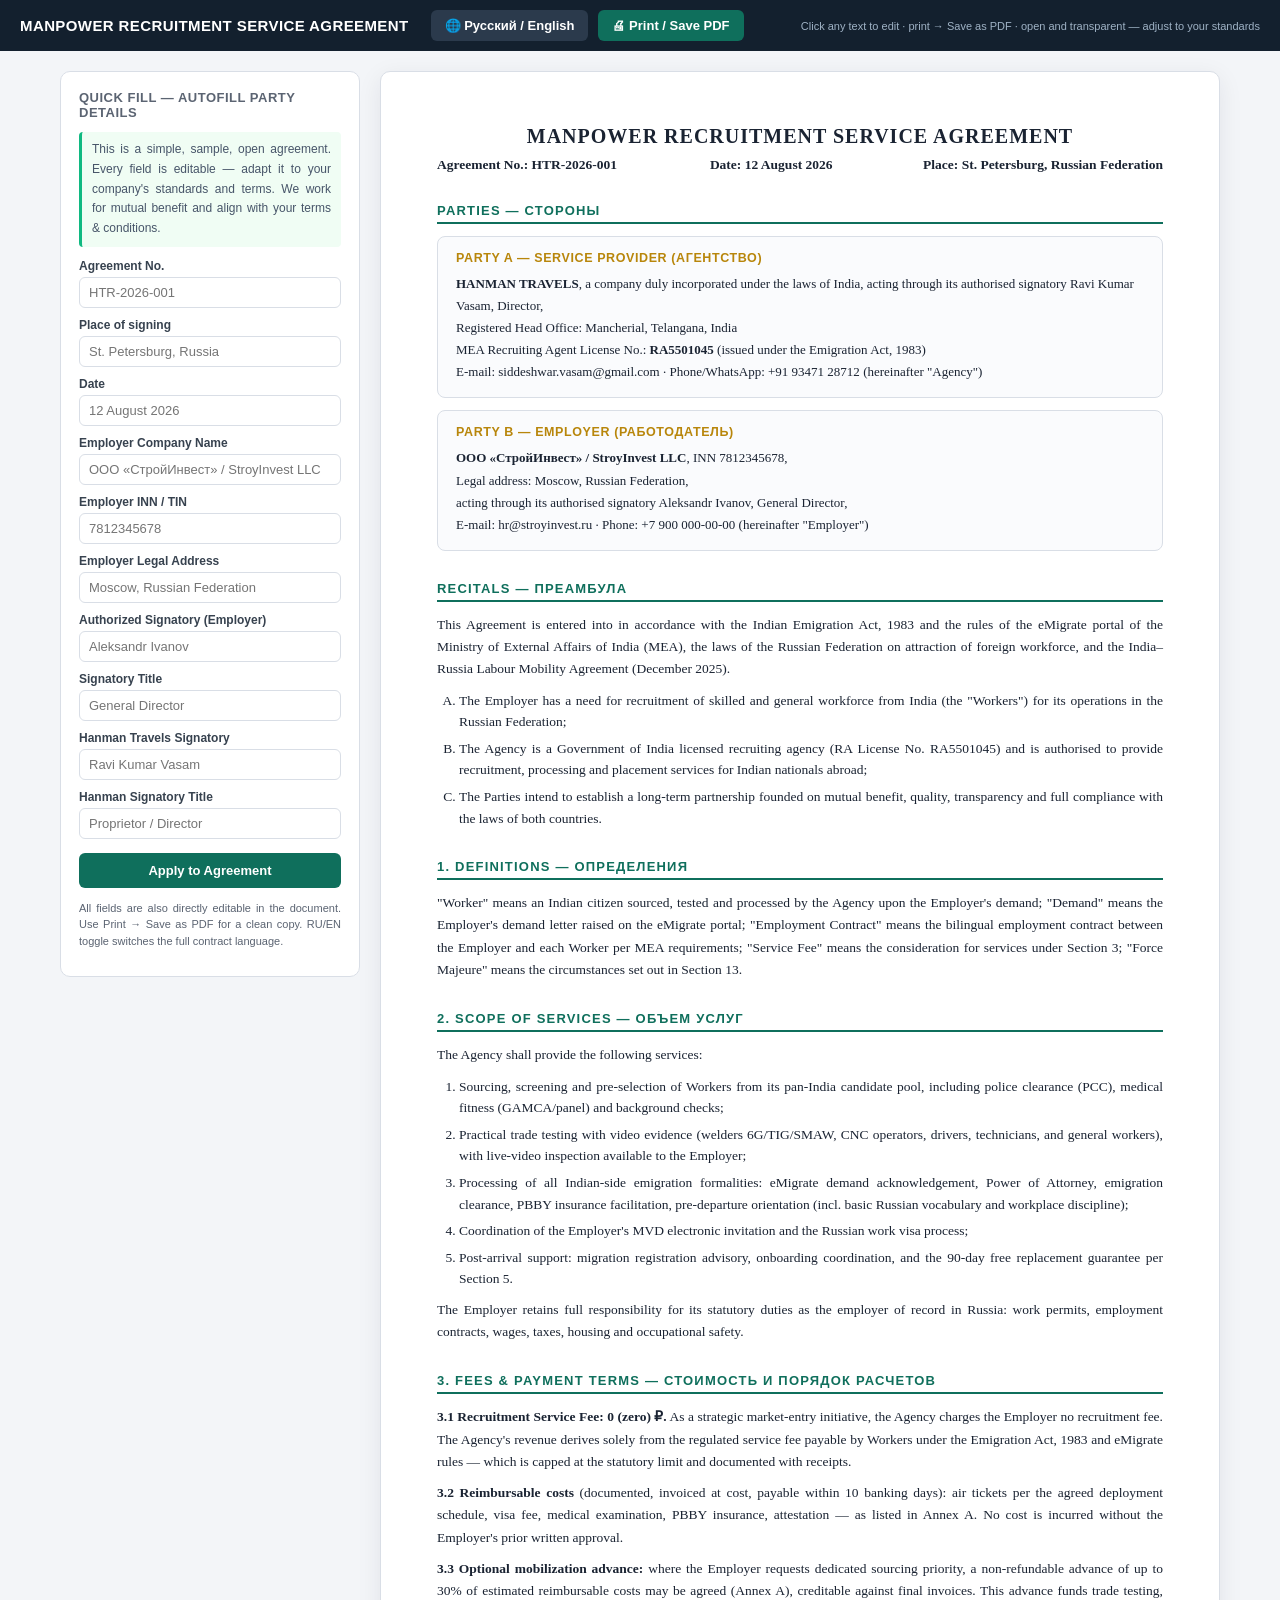
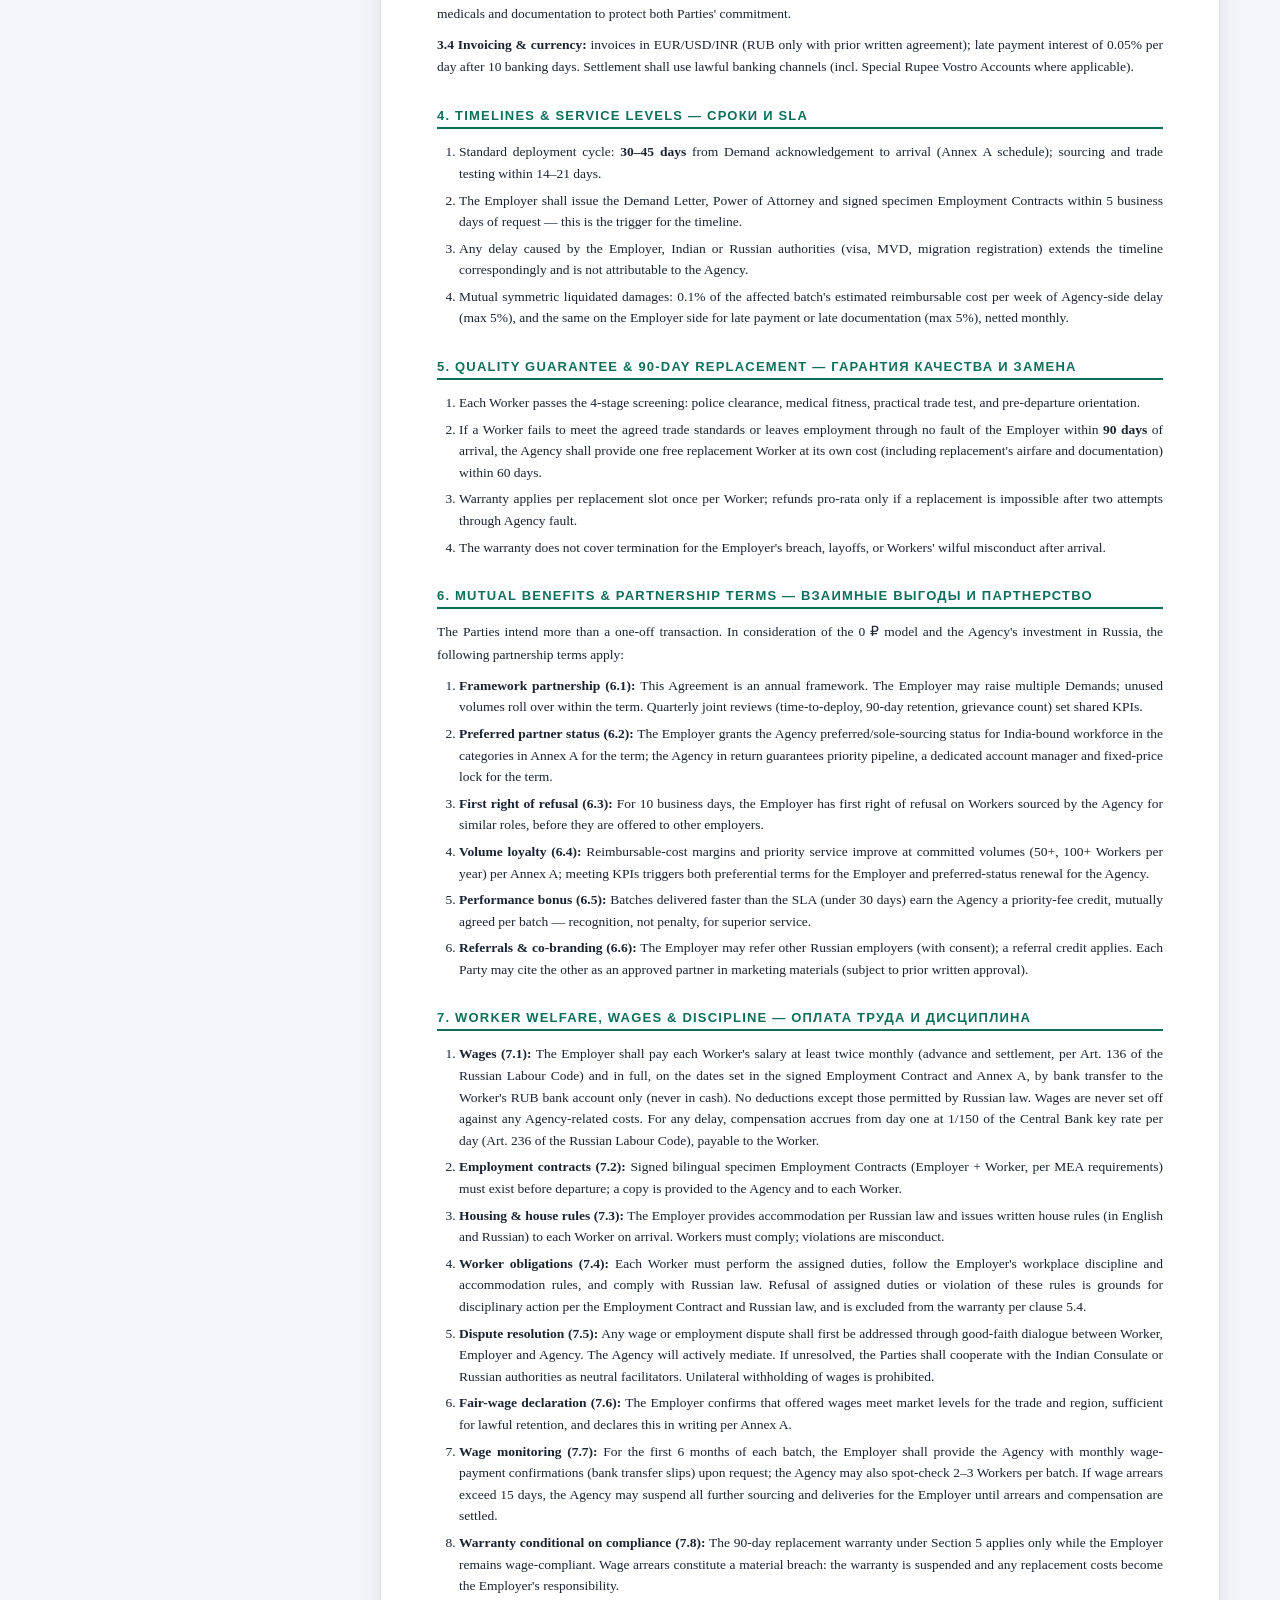
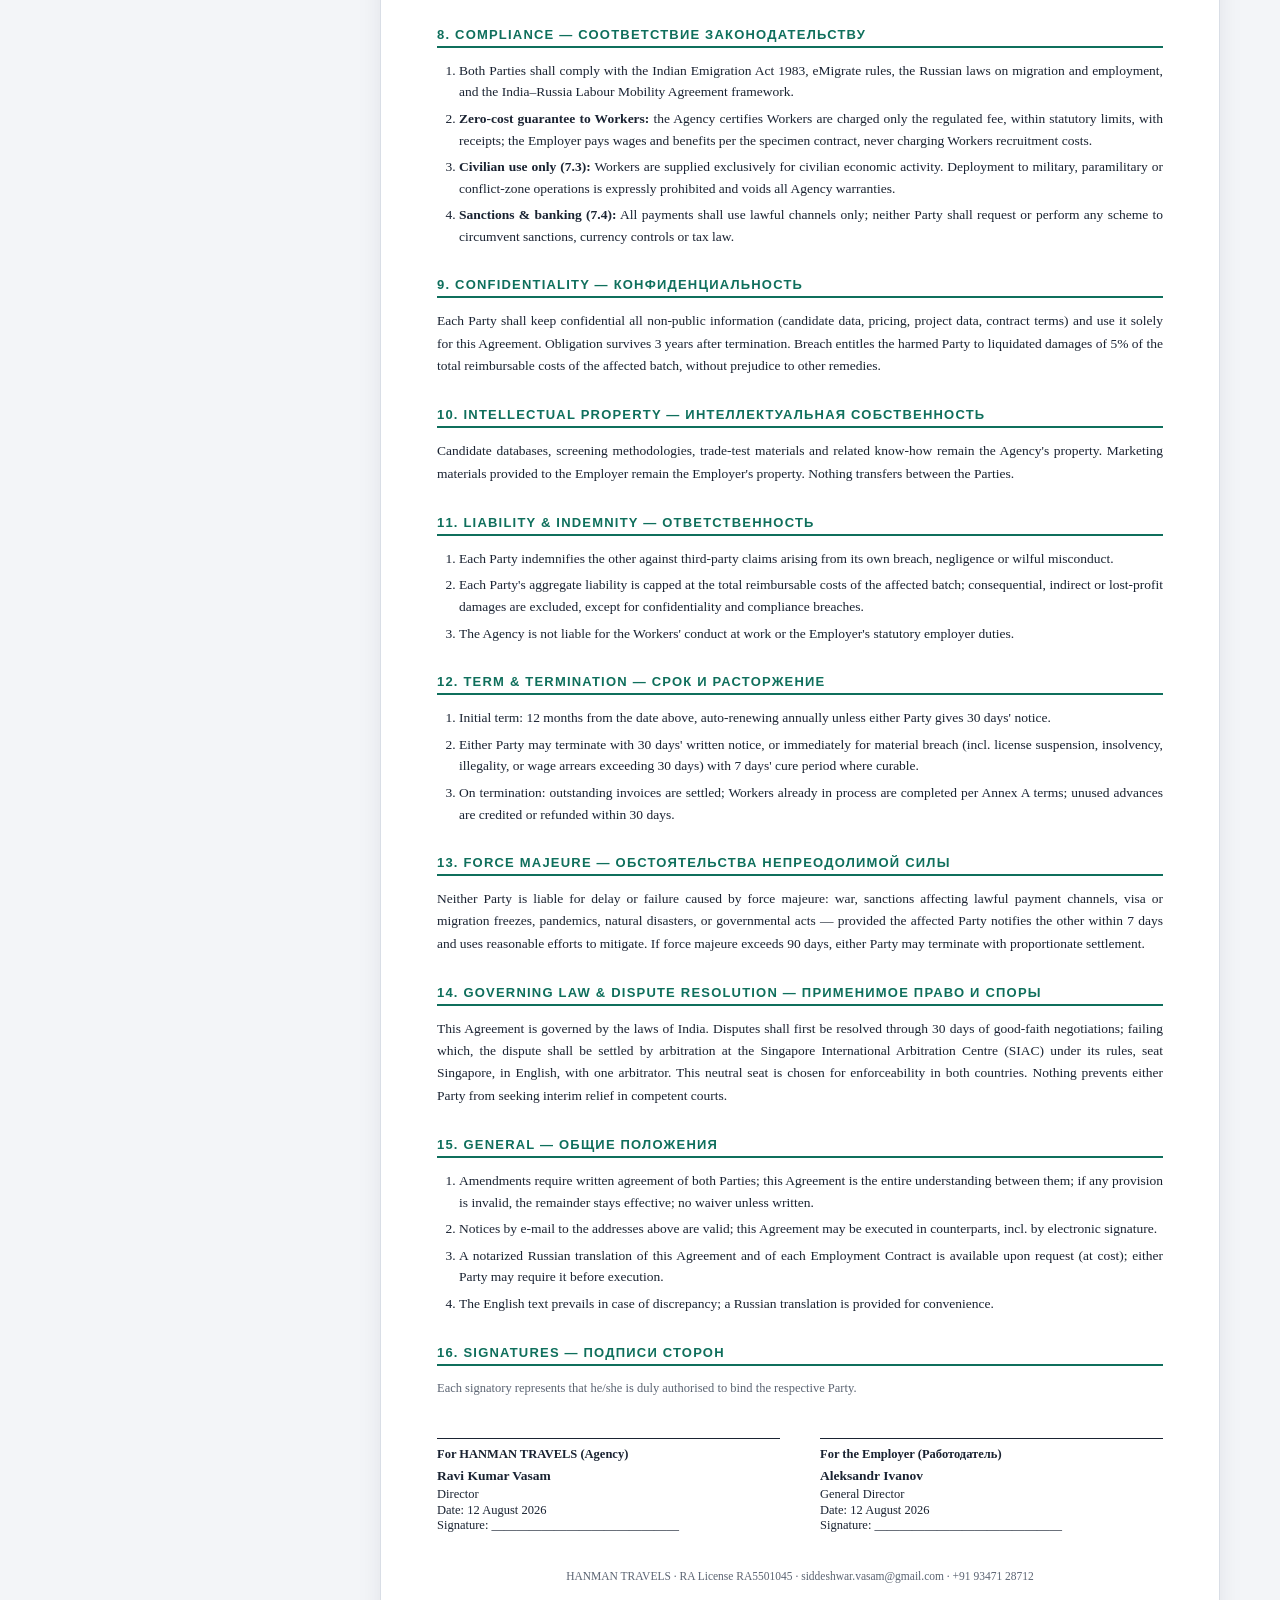
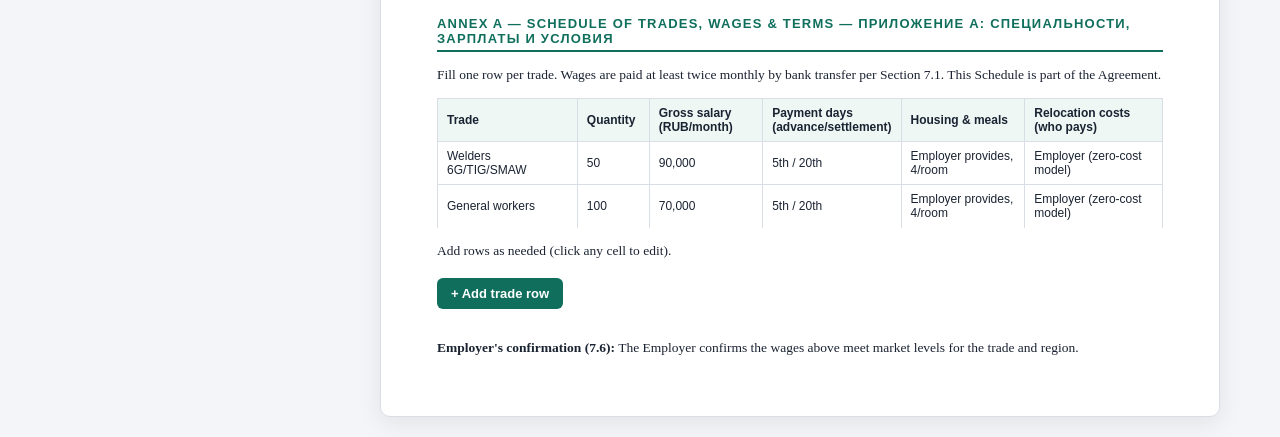
<file: agreement.html>
<!DOCTYPE html>
<html lang="en">
<head>
<meta charset="UTF-8">
<meta name="viewport" content="width=device-width, initial-scale=1.0">
<title>Manpower Recruitment Service Agreement — Hanman Travels (Editable)</title>
<style>
  :root {
    --ink: #1a2332; --muted: #5b6472; --line: #d9dee6; --accent: #0f6f5c; --gold: #b8860b;
    --bg: #f3f5f8; --paper: #ffffff; --soft: #eef7f4;
  }
  * { box-sizing: border-box; }
  body { margin: 0; font-family: Georgia, 'Times New Roman', serif; background: var(--bg); color: var(--ink); }
  .toolbar {
    position: sticky; top: 0; z-index: 50; background: #13202e; color: #fff;
    font-family: Arial, sans-serif; display: flex; flex-wrap: wrap; gap: 10px; align-items: center;
    padding: 10px 20px;
  }
  .toolbar h1 { font-size: 15px; margin: 0 12px 0 0; font-weight: 700; letter-spacing: .4px; }
  .toolbar button {
    background: var(--accent); color: #fff; border: 0; padding: 8px 14px; border-radius: 6px;
    cursor: pointer; font-size: 13px; font-weight: 600; font-family: Arial, sans-serif;
  }
  .toolbar button:hover { filter: brightness(1.15); }
  .toolbar .lang-btn { background: #2b3a4c; }
  .toolbar .hint { font-size: 11px; color: #9fb2c5; margin-left: auto; font-family: Arial, sans-serif; }
  .layout { display: flex; gap: 20px; max-width: 1200px; margin: 20px auto; padding: 0 20px; }
  .sidebar {
    width: 300px; flex-shrink: 0; background: var(--paper); border: 1px solid var(--line);
    border-radius: 10px; padding: 18px; font-family: Arial, sans-serif; height: fit-content;
    position: sticky; top: 70px;
  }
  .sidebar h2 { font-size: 13px; text-transform: uppercase; letter-spacing: .5px; color: var(--muted); margin: 0 0 12px; }
  .sidebar label { display: block; font-size: 12px; font-weight: 700; margin: 10px 0 4px; color: #37424f; }
  .sidebar input, .sidebar textarea {
    width: 100%; padding: 7px 9px; border: 1px solid var(--line); border-radius: 6px; font-size: 13px;
    font-family: Arial, sans-serif;
  }
  .sidebar .btn-fill { width: 100%; margin-top: 14px; background: var(--accent); color: #fff; border: 0; padding: 10px; border-radius: 6px; cursor: pointer; font-weight: 700; font-size: 13px; }
  .sidebar .note { font-size: 11px; color: var(--muted); margin-top: 12px; line-height: 1.5; }
  .page {
    flex: 1; background: var(--paper); border: 1px solid var(--line); border-radius: 10px;
    padding: 48px 56px; box-shadow: 0 6px 24px rgba(20,30,50,.08); min-width: 0;
  }
  [contenteditable] { outline: none; border-bottom: 1px dashed transparent; }
  [contenteditable]:hover { border-bottom-color: #b9c6d4; }
  [contenteditable]:focus { border-bottom-color: var(--accent); background: var(--soft); border-radius: 2px; }
  .doc-title { text-align: center; font-size: 20px; letter-spacing: 1px; font-weight: 700; margin: 0 0 4px; }
  .doc-sub { text-align: center; font-size: 13px; color: var(--muted); margin: 0 0 26px; font-style: italic; }
  .meta { display: flex; justify-content: space-between; gap: 20px; margin-bottom: 26px; font-size: 13.5px; }
  .meta b { font-weight: 700; }
  h2.clause {
    font-family: Arial, sans-serif; font-size: 13px; text-transform: uppercase; letter-spacing: 1.2px;
    color: var(--accent); border-bottom: 2px solid var(--accent); padding-bottom: 4px; margin: 30px 0 12px;
  }
  p { font-size: 13.5px; line-height: 1.65; margin: 9px 0; text-align: justify; }
  ol { margin: 8px 0 8px 22px; padding: 0; }
  ol li { font-size: 13.5px; line-height: 1.6; margin: 5px 0; text-align: justify; }
  .field { display: inline-block; min-width: 90px; font-weight: 700; }
  .party-block { border: 1px solid var(--line); border-radius: 8px; padding: 14px 18px; margin: 12px 0; background: #fafbfd; }
  .party-block h3 { font-family: Arial, sans-serif; font-size: 12.5px; letter-spacing: .6px; color: var(--gold); margin: 0 0 8px; text-transform: uppercase; }
  .party-line { font-size: 13px; line-height: 1.7; }
  .table-wrap { overflow-x: auto; margin: 12px 0; }
  table { width: 100%; border-collapse: collapse; font-family: Arial, sans-serif; font-size: 12px; }
  th { background: var(--soft); text-align: left; }
  th, td { border: 1px solid var(--line); padding: 7px 9px; }
  .sig-grid { display: grid; grid-template-columns: 1fr 1fr; gap: 40px; margin-top: 40px; }
  .sig-box { border-top: 1.5px solid var(--ink); padding-top: 8px; font-size: 12.5px; }
  .sig-box .sig-name { font-weight: 700; font-size: 13.5px; margin: 6px 0 2px; }
  .lang-ru, [data-lang="ru"] .lang-en { display: none; }
  [data-lang="ru"] .lang-ru { display: block; }
  [data-lang="ru"] .lang-ru-inline { display: inline; }
  .lang-ru-inline { display: none; }
  .badge { display: inline-block; background: var(--gold); color: #fff; font-family: Arial; font-size: 10px; font-weight: 700; padding: 3px 8px; border-radius: 10px; letter-spacing: .5px; vertical-align: middle; }
  @media print {
    body { background: #fff; }
    .toolbar, .sidebar { display: none !important; }
    .layout { display: block; max-width: none; margin: 0; padding: 0; }
    .page { border: 0; box-shadow: none; border-radius: 0; padding: 0; }
    @page { size: A4; margin: 18mm 16mm; }
    p, ol li { font-size: 12px; }
  }
  @media (max-width: 900px) { .layout { flex-direction: column; } .sidebar { position: static; width: 100%; } }
</style>
</head>
<body data-lang="en">

<div class="toolbar">
  <h1>MANPOWER RECRUITMENT SERVICE AGREEMENT</h1>
  <button class="lang-btn" onclick="toggleLang()">🌐 Русский / English</button>
  <button onclick="window.print()">🖨 Print / Save PDF</button>
  <span class="hint">Click any text to edit · print → Save as PDF · open and transparent — adjust to your standards</span>
</div>

<div class="layout">
  <!-- ======================= SIDEBAR (QUICK FILL) ======================= -->
  <aside class="sidebar">
    <h2>Quick Fill — Autofill Party Details</h2>
    <p style="font-size: 12px; color: #475569; margin-bottom: 12px; padding: 8px 10px; background: #f0fdf4; border-left: 3px solid #10b981; border-radius: 4px;">This is a simple, sample, open agreement. Every field is editable — adapt it to your company's standards and terms. We work for mutual benefit and align with your terms &amp; conditions.</p>
    <label>Agreement No.</label>
    <input id="q-no" placeholder="HTR-2026-001">
    <label>Place of signing</label>
    <input id="q-place" placeholder="St. Petersburg, Russia">
    <label>Date</label>
    <input id="q-date" placeholder="12 August 2026">

    <label>Employer Company Name</label>
    <input id="q-cname" placeholder="ООО «СтройИнвест» / StroyInvest LLC">
    <label>Employer INN / TIN</label>
    <input id="q-inn" placeholder="7812345678">
    <label>Employer Legal Address</label>
    <input id="q-caddr" placeholder="Moscow, Russian Federation">
    <label>Authorized Signatory (Employer)</label>
    <input id="q-rep" placeholder="Aleksandr Ivanov">
    <label>Signatory Title</label>
    <input id="q-reptitle" placeholder="General Director">

    <label>Hanman Travels Signatory</label>
    <input id="q-htrep" placeholder="Ravi Kumar Vasam">
    <label>Hanman Signatory Title</label>
    <input id="q-httitle" placeholder="Proprietor / Director">

    <button class="btn-fill" onclick="fillAll()">Apply to Agreement</button>
    <p class="note">All fields are also directly editable in the document. Use Print → Save as PDF for a clean copy. RU/EN toggle switches the full contract language.</p>
  </aside>

  <!-- ======================= THE AGREEMENT ======================= -->
  <main class="page" id="doc">

    <p class="doc-title">MANPOWER RECRUITMENT SERVICE AGREEMENT</p>
    <p class="lang-ru doc-sub" style="text-align:center;font-style:italic;color:var(--muted);font-size:13px;margin:0 0 26px;">ДОГОВОР ОБ ОКАЗАНИИ УСЛУГ ПО ПОДБОРУ ПЕРСОНАЛА</p>

    <div class="meta">
      <div><b>Agreement No.:</b> <span class="field editable" id="m-no">HTR-2026-001</span></div>
      <div><b>Date:</b> <span class="field editable" id="m-date">12 August 2026</span></div>
      <div><b>Place:</b> <span class="field editable" id="m-place">St. Petersburg, Russian Federation</span></div>
    </div>

    <!-- Parties -->
    <h2 class="clause">Parties — Стороны</h2>
    <div class="party-block">
      <h3>Party A — Service Provider (Агентство)</h3>
      <div class="party-line">
        <b>HANMAN TRAVELS</b>, a company duly incorporated under the laws of India, acting through its authorised signatory
        <span class="editable" id="m-htrep">Ravi Kumar Vasam</span>, <span class="editable" id="m-httitle">Director</span>,<br>
        Registered Head Office: <span class="editable">Mancherial, Telangana, India</span><br>
        MEA Recruiting Agent License No.: <b>RA5501045</b> (issued under the Emigration Act, 1983)<br>
        E-mail: <span class="editable">siddeshwar.vasam@gmail.com</span> · Phone/WhatsApp: <span class="editable">+91 93471 28712</span>
        <span class="lang-ru">(далее — «Агентство»)</span>
        <span class="lang-en">(hereinafter "Agency")</span>
      </div>
    </div>
    <div class="party-block">
      <h3>Party B — Employer (Работодатель)</h3>
      <div class="party-line">
        <b><span class="editable" id="m-cname">ООО «СтройИнвест» / StroyInvest LLC</span></b>, INN <span class="editable" id="m-inn">7812345678</span>,<br>
        Legal address: <span class="editable" id="m-caddr">Moscow, Russian Federation</span>,<br>
        acting through its authorised signatory <span class="editable" id="m-rep">Aleksandr Ivanov</span>, <span class="editable" id="m-reptitle">General Director</span>,<br>
        E-mail: <span class="editable">hr@stroyinvest.ru</span> · Phone: <span class="editable">+7 900 000-00-00</span>
        <span class="lang-ru">(далее — «Работодатель»)</span>
        <span class="lang-en">(hereinafter "Employer")</span>
      </div>
    </div>

    <h2 class="clause">Recitals — Преамбула</h2>
    <p><span class="lang-ru">Настоящий Договор заключается в соответствии с Законом Индии об эмиграции 1983 г. и правилами системы eMigrate МИД Индии, законодательством РФ о привлечении иностранной рабочей силы, а также Соглашением между Правительствами Индии и России о мобильности рабочей силы (декабрь 2025 г.).</span>
       <span class="lang-en">This Agreement is entered into in accordance with the Indian Emigration Act, 1983 and the rules of the eMigrate portal of the Ministry of External Affairs of India (MEA), the laws of the Russian Federation on attraction of foreign workforce, and the India–Russia Labour Mobility Agreement (December 2025).</span></p>
    <ol type="A">
      <li><span class="lang-ru">Работодатель имеет потребность в привлечении квалифицированной и рабочей силы из Индии (далее — «Работники») для своих производственных нужд в Российской Федерации;</span>
          <span class="lang-en">The Employer has a need for recruitment of skilled and general workforce from India (the "Workers") for its operations in the Russian Federation;</span></li>
      <li><span class="lang-ru">Агентство является лицензированным рекрутинговым агентством Правительства Индии (RA License No. RA5501045) и уполномочено оказывать услуги по подбору, оформлению и трудоустройству индийских граждан за рубежом;</span>
          <span class="lang-en">The Agency is a Government of India licensed recruiting agency (RA License No. RA5501045) and is authorised to provide recruitment, processing and placement services for Indian nationals abroad;</span></li>
      <li><span class="lang-ru">Стороны намерены установить долгосрочное партнерство на основе взаимной выгоды, качества, прозрачности и полного соответствия законодательству обеих стран.</span>
          <span class="lang-en">The Parties intend to establish a long-term partnership founded on mutual benefit, quality, transparency and full compliance with the laws of both countries.</span></li>
    </ol>

    <h2 class="clause">1. Definitions — Определения</h2>
    <p><span class="lang-ru">«Работник» — гражданин Индии, подобранный, протестированный и оформленный Агентством по заявке Работодателя; «Деманд» — заявка Работодателя в системе eMigrate; «Трудовой договор» — двуязычный трудовой договор между Работодателем и Работником, согласованный с МИД Индии; «Сервисный сбор» — плата за услуги, предусмотренная Разделом 3; «Сила-мажор» — обстоятельства, указанные в Разделе 13.</span>
       <span class="lang-en">"Worker" means an Indian citizen sourced, tested and processed by the Agency upon the Employer's demand; "Demand" means the Employer's demand letter raised on the eMigrate portal; "Employment Contract" means the bilingual employment contract between the Employer and each Worker per MEA requirements; "Service Fee" means the consideration for services under Section 3; "Force Majeure" means the circumstances set out in Section 13.</span></p>

    <h2 class="clause">2. Scope of Services — Объем услуг</h2>
    <p><span class="lang-en">The Agency shall provide the following services:</span>
       <span class="lang-ru">Агентство обязуется оказать следующие услуги:</span></p>
    <ol>
      <li><span class="lang-en">Sourcing, screening and pre-selection of Workers from its pan-India candidate pool, including police clearance (PCC), medical fitness (GAMCA/panel) and background checks;</span>
          <span class="lang-ru">Подбор, отбор и предварительный скрининг Работников из всероссийской… из общенациональной базы кандидатов Агентства в Индии, включая справку об отсутствии судимости (PCC), медицинский осмотр (GAMCA) и проверку анкетных данных;</span></li>
      <li><span class="lang-en">Practical trade testing with video evidence (welders 6G/TIG/SMAW, CNC operators, drivers, technicians, and general workers), with live-video inspection available to the Employer;</span>
          <span class="lang-ru">Практическое тестирование квалификации с видеофиксацией (сварщики 6G/TIG/SMAW, операторы ЧПУ, водители, техники, рабочие общего профиля), с возможностью осмотра по видеосвязи;</span></li>
      <li><span class="lang-en">Processing of all Indian-side emigration formalities: eMigrate demand acknowledgement, Power of Attorney, emigration clearance, PBBY insurance facilitation, pre-departure orientation (incl. basic Russian vocabulary and workplace discipline);</span>
          <span class="lang-ru">Оформление всех индийских эмиграционных формальностей: акцепт деманда eMigrate, доверенность, эмиграционная очистка, содействие страхованию PBBY, предотъездный инструктаж (включая базовую русскую лексику и трудовую дисциплину);</span></li>
      <li><span class="lang-en">Coordination of the Employer's MVD electronic invitation and the Russian work visa process;</span>
          <span class="lang-ru">Координация электронного приглашения МВД РФ и процесса получения рабочей визы;</span></li>
      <li><span class="lang-en">Post-arrival support: migration registration advisory, onboarding coordination, and the 90-day free replacement guarantee per Section 5.</span>
          <span class="lang-ru">Постприездная поддержка: консультации по миграционному учету, координация адаптации, и гарантия бесплатной замены 90 дней согласно Разделу 5.</span></li>
    </ol>
    <p><span class="lang-en">The Employer retains full responsibility for its statutory duties as the employer of record in Russia: work permits, employment contracts, wages, taxes, housing and occupational safety.</span>
       <span class="lang-ru">Работодатель сохраняет полную ответственность за свои установленные законом обязанности как работодателя в России: разрешения на работу, трудовые договоры, заработную плату, налоги, жилье и охрану труда.</span></p>

    <h2 class="clause">3. Fees & Payment Terms — Стоимость и порядок расчетов</h2>
    <p><span class="lang-en"><b>3.1 Recruitment Service Fee: 0 (zero) ₽.</b> As a strategic market-entry initiative, the Agency charges the Employer no recruitment fee. The Agency's revenue derives solely from the regulated service fee payable by Workers under the Emigration Act, 1983 and eMigrate rules — which is capped at the statutory limit and documented with receipts.</span>
       <span class="lang-ru"><b>3.1. Сбор за подбор: 0 (ноль) ₽.</b> В рамках стратегии выхода на российский рынок Агентство не взимает с Работодателя комиссии за подбор. Доход Агентства формируется исключительно из регламентированного сбора с Работников по Закону об эмиграции 1983 г. и правилам eMigrate — в пределах установленного лимита, с выдачей чеков.</span></p>
    <p><span class="lang-en"><b>3.2 Reimbursable costs</b> (documented, invoiced at cost, payable within 10 banking days): air tickets per the agreed deployment schedule, visa fee, medical examination, PBBY insurance, attestation — as listed in Annex A. No cost is incurred without the Employer's prior written approval.</span>
       <span class="lang-ru"><b>3.2. Возмещаемые расходы</b> (документированные, выставляемые по фактической стоимости, оплата в течение 10 банковских дней): авиабилеты по согласованному графику, визовый сбор, медосмотр, страховка PBBY, легализация — согласно Приложению А. Никакие расходы не производятся без предварительного письменного согласия Работодателя.</span></p>
    <p><span class="lang-en"><b>3.3 Optional mobilization advance:</b> where the Employer requests dedicated sourcing priority, a non-refundable advance of up to 30% of estimated reimbursable costs may be agreed (Annex A), creditable against final invoices. This advance funds trade testing, medicals and documentation to protect both Parties' commitment.</span>
       <span class="lang-ru"><b>3.3. Опциональный аванс на мобилизацию:</b> при запросе Работодателем приоритетного подбора может быть согласован невозвратный аванс до 30% от ориентировочных возмещаемых расходов (Приложение А), засчитываемый в счет итоговых счетов. Аванс финансирует тестирование, медосмотры и оформление и фиксирует обязательства обеих Сторон.</span></p>
    <p><span class="lang-en"><b>3.4 Invoicing & currency:</b> invoices in EUR/USD/INR (RUB only with prior written agreement); late payment interest of 0.05% per day after 10 banking days. Settlement shall use lawful banking channels (incl. Special Rupee Vostro Accounts where applicable).</span>
       <span class="lang-ru"><b>3.4. Счета и валюта:</b> счета в EUR/USD/INR (RUB — только по предварительному письменному соглашению); пени за просрочку 0,05% в день после 10 банковских дней. Расчеты — через законные банковские каналы (в т.ч. специальные рупийные счета Vostro, где применимо).</span></p>

    <h2 class="clause">4. Timelines & Service Levels — Сроки и SLA</h2>
    <ol>
      <li><span class="lang-en">Standard deployment cycle: <b>30–45 days</b> from Demand acknowledgement to arrival (Annex A schedule); sourcing and trade testing within 14–21 days.</span>
          <span class="lang-ru">Стандартный цикл поставки: <b>30–45 дней</b> от акцепта деманда до прилета (график — Приложение А); подбор и тестирование в течение 14–21 дней.</span></li>
      <li><span class="lang-en">The Employer shall issue the Demand Letter, Power of Attorney and signed specimen Employment Contracts within 5 business days of request — this is the trigger for the timeline.</span>
          <span class="lang-ru">Работодатель оформляет Деманд, Доверенность и подписанные модельные трудовые договоры в течение 5 рабочих дней с момента запроса — это точка отсчета сроков.</span></li>
      <li><span class="lang-en">Any delay caused by the Employer, Indian or Russian authorities (visa, MVD, migration registration) extends the timeline correspondingly and is not attributable to the Agency.</span>
          <span class="lang-ru">Любая задержка, вызванная Работодателем, индийскими или российскими органами (виза, МВД, миграционный учет), продлевает сроки и не является ответственностью Агентства.</span></li>
      <li><span class="lang-en">Mutual symmetric liquidated damages: 0.1% of the affected batch's estimated reimbursable cost per week of Agency-side delay (max 5%), and the same on the Employer side for late payment or late documentation (max 5%), netted monthly.</span>
          <span class="lang-ru">Взаимная симметричная неустойка: 0,1% от ориентировочных возмещаемых расходов затронутой партии за каждую неделю просрочки Агентства (макс. 5%) и такая же для Работодателя за просрочку оплаты или документов (макс. 5%), с ежемесячным зачетом.</span></li>
    </ol>

    <h2 class="clause">5. Quality Guarantee & 90-Day Replacement — Гарантия качества и замена</h2>
    <ol>
      <li><span class="lang-en">Each Worker passes the 4-stage screening: police clearance, medical fitness, practical trade test, and pre-departure orientation.</span>
          <span class="lang-ru">Каждый Работник проходит 4-этапный отбор: справка об отсутствии судимости, медицинское освидетельствование, практический тест и предотъездный инструктаж.</span></li>
      <li><span class="lang-en">If a Worker fails to meet the agreed trade standards or leaves employment through no fault of the Employer within <b>90 days</b> of arrival, the Agency shall provide one free replacement Worker at its own cost (including replacement's airfare and documentation) within 60 days.</span>
          <span class="lang-ru">Если Работник не соответствует согласованным квалификационным стандартам или покидает работу не по вине Работодателя в течение <b>90 дней</b> с момента прилета, Агентство предоставляет одного бесплатного Работника на замену за свой счет (включая авиабилет и оформление) в течение 60 дней.</span></li>
      <li><span class="lang-en">Warranty applies per replacement slot once per Worker; refunds pro-rata only if a replacement is impossible after two attempts through Agency fault.</span>
          <span class="lang-ru">Гарантия применяется один раз на каждого Работника; возврат пропорционально — только если замена невозможна после двух попыток по вине Агентства.</span></li>
      <li><span class="lang-en">The warranty does not cover termination for the Employer's breach, layoffs, or Workers' wilful misconduct after arrival.</span>
          <span class="lang-ru">Гарантия не покрывает увольнение по вине Работодателя, сокращения или умышленные нарушения Работника после прилета.</span></li>
    </ol>

    <h2 class="clause">6. Mutual Benefits & Partnership Terms — Взаимные выгоды и партнерство</h2>
    <p><span class="lang-en">The Parties intend more than a one-off transaction. In consideration of the 0 ₽ model and the Agency's investment in Russia, the following partnership terms apply:</span>
       <span class="lang-ru">Стороны намерены строить более чем разовую сделку. В силу модели «0 ₽» и инвестиций Агентства в российский рынок действуют следующие партнерские условия:</span></p>
    <ol>
      <li><span class="lang-en"><b>Framework partnership (6.1):</b> This Agreement is an annual framework. The Employer may raise multiple Demands; unused volumes roll over within the term. Quarterly joint reviews (time-to-deploy, 90-day retention, grievance count) set shared KPIs.</span>
          <span class="lang-ru"><b>Рамочное партнерство (6.1):</b> настоящий Договор является годовым рамочным. Работодатель может подавать несколько демандов; неиспользованные объемы переносятся в пределах срока. Совместные ежеквартальные обзоры (сроки поставки, удержание за 90 дней, количество жалоб) задают общие KPI.</span></li>
      <li><span class="lang-en"><b>Preferred partner status (6.2):</b> The Employer grants the Agency preferred/sole-sourcing status for India-bound workforce in the categories in Annex A for the term; the Agency in return guarantees priority pipeline, a dedicated account manager and fixed-price lock for the term.</span>
          <span class="lang-ru"><b>Статус предпочтительного партнера (6.2):</b> Работодатель предоставляет Агентству статус предпочтительного/единственного источника индийской рабочей силы по категориям Приложения А на срок договора; взамен Агентство гарантирует приоритетную поставку, персонального менеджера и фиксацию цен на срок договора.</span></li>
      <li><span class="lang-en"><b>First right of refusal (6.3):</b> For 10 business days, the Employer has first right of refusal on Workers sourced by the Agency for similar roles, before they are offered to other employers.</span>
          <span class="lang-ru"><b>Преимущественное право (6.3):</b> в течение 10 рабочих дней Работодатель имеет преимущественное право на Работников, подобранных Агентством для аналогичных должностей, до предложения их другим работодателям.</span></li>
      <li><span class="lang-en"><b>Volume loyalty (6.4):</b> Reimbursable-cost margins and priority service improve at committed volumes (50+, 100+ Workers per year) per Annex A; meeting KPIs triggers both preferential terms for the Employer and preferred-status renewal for the Agency.</span>
          <span class="lang-ru"><b>Лояльность за объем (6.4):</b> условия по возмещаемым расходам и приоритет обслуживания улучшаются при подтвержденных объемах (50+, 100+ Работников в год) согласно Приложению А; выполнение KPI дает Работодателю льготные условия, а Агентству — продление предпочтительного статуса.</span></li>
      <li><span class="lang-en"><b>Performance bonus (6.5):</b> Batches delivered faster than the SLA (under 30 days) earn the Agency a priority-fee credit, mutually agreed per batch — recognition, not penalty, for superior service.</span>
          <span class="lang-ru"><b>Бонус за результат (6.5):</b> партии, поставленные быстрее SLA (менее 30 дней), дают Агентству приоритетный кредит, согласуемый по каждой партии, — признание, а не штраф, за качество сервиса.</span></li>
      <li><span class="lang-en"><b>Referrals & co-branding (6.6):</b> The Employer may refer other Russian employers (with consent); a referral credit applies. Each Party may cite the other as an approved partner in marketing materials (subject to prior written approval).</span>
          <span class="lang-ru"><b>Рекомендации и кобрендинг (6.6):</b> Работодатель может рекомендовать Агентство другим российским компаниям (с согласия); предусмотрен реферальный бонус. Стороны вправе ссылаться друг на друга как на утвержденных партнеров в маркетинговых материалах (с предварительного письменного согласия).</span></li>
    </ol>

    <h2 class="clause">7. Worker Welfare, Wages & Discipline — Оплата труда и дисциплина</h2>
    <ol>
      <li><span class="lang-en"><b>Wages (7.1):</b> The Employer shall pay each Worker's salary at least twice monthly (advance and settlement, per Art. 136 of the Russian Labour Code) and in full, on the dates set in the signed Employment Contract and Annex A, by bank transfer to the Worker's RUB bank account only (never in cash). No deductions except those permitted by Russian law. Wages are never set off against any Agency-related costs. For any delay, compensation accrues from day one at 1/150 of the Central Bank key rate per day (Art. 236 of the Russian Labour Code), payable to the Worker.</span>
          <span class="lang-ru"><b>Заработная плата (7.1):</b> Работодатель выплачивает каждому Работнику зарплату не реже двух раз в месяц (аванс и расчет, по ст. 136 ТК РФ) и в полном объеме, в сроки, указанные в Трудовом договоре и Приложении А, только банковским переводом на рублевый счет Работника (никогда наличными). Удержания — только разрешенные законодательством РФ. Зарплата не может зачитываться в счет расходов Агентства. За каждый день задержки с первого дня начисляется компенсация в размере 1/150 ключевой ставки ЦБ РФ (ст. 236 ТК РФ) в пользу Работника.</span></li>
      <li><span class="lang-en"><b>Employment contracts (7.2):</b> Signed bilingual specimen Employment Contracts (Employer + Worker, per MEA requirements) must exist before departure; a copy is provided to the Agency and to each Worker.</span>
          <span class="lang-ru"><b>Трудовые договоры (7.2):</b> Подписанные двуязычные трудовые договоры (Работодатель + Работник, по требованиям МИД Индии) оформляются до вылета; копия передается Агентству и каждому Работнику.</span></li>
      <li><span class="lang-en"><b>Housing & house rules (7.3):</b> The Employer provides accommodation per Russian law and issues written house rules (in English and Russian) to each Worker on arrival. Workers must comply; violations are misconduct.</span>
          <span class="lang-ru"><b>Жилье и правила проживания (7.3):</b> Работодатель предоставляет жилье по законодательству РФ и выдает каждому Работнику письменные правила проживания (на английском и русском языке) по прибытии. Работники обязаны их соблюдать; нарушения — проступок.</span></li>
      <li><span class="lang-en"><b>Worker obligations (7.4):</b> Each Worker must perform the assigned duties, follow the Employer's workplace discipline and accommodation rules, and comply with Russian law. Refusal of assigned duties or violation of these rules is grounds for disciplinary action per the Employment Contract and Russian law, and is excluded from the warranty per clause 5.4.</span>
          <span class="lang-ru"><b>Обязанности Работника (7.4):</b> Каждый Работник обязан выполнять порученные обязанности, соблюдать трудовую дисциплину Работодателя и правила проживания, а также законодательство РФ. Отказ от порученной работы или нарушение правил — основание для дисциплинарного взыскания по Трудовому договору и законодательству РФ и исключается из гарантии согласно п. 5.4.</span></li>
      <li><span class="lang-en"><b>Dispute resolution (7.5):</b> Any wage or employment dispute shall first be addressed through good-faith dialogue between Worker, Employer and Agency. The Agency will actively mediate. If unresolved, the Parties shall cooperate with the Indian Consulate or Russian authorities as neutral facilitators. Unilateral withholding of wages is prohibited.</span>
          <span class="lang-ru"><b>Урегулирование споров (7.5):</b> Любой спор об оплате труда или занятости сначала решается путем добросовестного диалога между Работником, Работодателем и Агентством. Агентство активно выступает посредником. При неурегулировании Стороны сотрудничают с Консульством Индии или органами РФ как нейтральными посредниками. Одностороннее удержание зарплаты запрещено.</span></li>
      <li><span class="lang-en"><b>Fair-wage declaration (7.6):</b> The Employer confirms that offered wages meet market levels for the trade and region, sufficient for lawful retention, and declares this in writing per Annex A.</span>
          <span class="lang-ru"><b>Декларация о рыночном уровне зарплат (7.6):</b> Работодатель подтверждает, что предлагаемые зарплаты соответствуют рыночному уровню для специальности и региона, достаточны для законного удержания работников, и заявляет об этом письменно в Приложении А.</span></li>
      <li><span class="lang-en"><b>Wage monitoring (7.7):</b> For the first 6 months of each batch, the Employer shall provide the Agency with monthly wage-payment confirmations (bank transfer slips) upon request; the Agency may also spot-check 2–3 Workers per batch. If wage arrears exceed 15 days, the Agency may suspend all further sourcing and deliveries for the Employer until arrears and compensation are settled.</span>
          <span class="lang-ru"><b>Мониторинг выплат (7.7):</b> В течение первых 6 месяцев по каждой партии Работодатель по запросу предоставляет Агентству ежемесячные подтверждения выплаты зарплаты (банковские платежные поручения); Агентство вправе также выборочно проверять 2–3 Работников по каждой партии. При задержке зарплаты свыше 15 дней Агентство вправе приостановить дальнейший подбор и поставки для Работодателя до погашения задолженности и компенсации.</span></li>
      <li><span class="lang-en"><b>Warranty conditional on compliance (7.8):</b> The 90-day replacement warranty under Section 5 applies only while the Employer remains wage-compliant. Wage arrears constitute a material breach: the warranty is suspended and any replacement costs become the Employer's responsibility.</span>
          <span class="lang-ru"><b>Гарантия обусловлена соблюдением обязательств (7.8):</b> Гарантия замены 90 дней по Разделу 5 действует только при соблюдении Работодателем обязательств по оплате труда. Задолженность по зарплате — существенное нарушение: гарантия приостанавливается, расходы на замену переходят на Работодателя.</span></li>
    </ol>

    <h2 class="clause">8. Compliance — Соответствие законодательству</h2>
    <ol>
      <li><span class="lang-en">Both Parties shall comply with the Indian Emigration Act 1983, eMigrate rules, the Russian laws on migration and employment, and the India–Russia Labour Mobility Agreement framework.</span>
          <span class="lang-ru">Обе Стороны соблюдают Закон Индии об эмиграции 1983 г., правила eMigrate, российское миграционное и трудовое законодательство и положения Соглашения о мобильности рабочей силы между Индией и Россией.</span></li>
      <li><span class="lang-en"><b>Zero-cost guarantee to Workers:</b> the Agency certifies Workers are charged only the regulated fee, within statutory limits, with receipts; the Employer pays wages and benefits per the specimen contract, never charging Workers recruitment costs.</span>
          <span class="lang-ru"><b>Гарантия нулевых затрат для Работников:</b> Агентство заверяет, что с Работников взимается только регламентированный сбор в пределах лимитов с выдачей чеков; Работодатель выплачивает зарплату и льготы по модельному договору и не перекладывает на Работников расходы по подбору.</span></li>
      <li><span class="lang-en"><b>Civilian use only (7.3):</b> Workers are supplied exclusively for civilian economic activity. Deployment to military, paramilitary or conflict-zone operations is expressly prohibited and voids all Agency warranties.</span>
          <span class="lang-ru"><b>Только гражданское применение (7.3):</b> Работники поставляются исключительно для гражданской хозяйственной деятельности. Привлечение к военным, военизированным или конфликтным операциям прямо запрещено и аннулирует все гарантии Агентства.</span></li>
      <li><span class="lang-en"><b>Sanctions & banking (7.4):</b> All payments shall use lawful channels only; neither Party shall request or perform any scheme to circumvent sanctions, currency controls or tax law.</span>
          <span class="lang-ru"><b>Санкции и банковские расчеты (7.4):</b> все платежи осуществляются только через законные каналы; ни одна Сторона не вправе требовать или совершать схемы обхода санкций, валютного или налогового законодательства.</span></li>
    </ol>

    <h2 class="clause">9. Confidentiality — Конфиденциальность</h2>
    <p><span class="lang-en">Each Party shall keep confidential all non-public information (candidate data, pricing, project data, contract terms) and use it solely for this Agreement. Obligation survives 3 years after termination. Breach entitles the harmed Party to liquidated damages of 5% of the total reimbursable costs of the affected batch, without prejudice to other remedies.</span>
       <span class="lang-ru">Каждая Сторона сохраняет конфиденциальность всей непубличной информации (данные кандидатов, цены, данные проектов, условия договора) и использует ее исключительно в рамках настоящего Договора. Обязательство действует 3 года после прекращения договора. Нарушение дает пострадавшей Стороне право на неустойку в размере 5% от общей суммы возмещаемых расходов затронутой партии, без ущерба для иных средств защиты.</span></p>

    <h2 class="clause">10. Intellectual Property — Интеллектуальная собственность</h2>
    <p><span class="lang-en">Candidate databases, screening methodologies, trade-test materials and related know-how remain the Agency's property. Marketing materials provided to the Employer remain the Employer's property. Nothing transfers between the Parties.</span>
       <span class="lang-ru">Базы кандидатов, методики отбора, материалы тестирования и ноу-хау остаются собственностью Агентства. Маркетинговые материалы, переданные Работодателю, остаются его собственностью. Передачи прав между Сторонами не происходит.</span></p>

    <h2 class="clause">11. Liability & Indemnity — Ответственность</h2>
    <ol>
      <li><span class="lang-en">Each Party indemnifies the other against third-party claims arising from its own breach, negligence or wilful misconduct.</span>
          <span class="lang-ru">Каждая Сторона возмещает другой убытки по претензиям третьих лиц, возникшим из-за ее собственного нарушения, небрежности или умысла.</span></li>
      <li><span class="lang-en">Each Party's aggregate liability is capped at the total reimbursable costs of the affected batch; consequential, indirect or lost-profit damages are excluded, except for confidentiality and compliance breaches.</span>
          <span class="lang-ru">Совокупная ответственность каждой Стороны ограничена общей суммой возмещаемых расходов затронутой партии; косвенные убытки и упущенная выгода исключаются, кроме нарушений конфиденциальности и комплаенса.</span></li>
      <li><span class="lang-en">The Agency is not liable for the Workers' conduct at work or the Employer's statutory employer duties.</span>
          <span class="lang-ru">Агентство не отвечает за поведение Работников на производстве и за выполнение Работодателем своих обязательств как работодателя.</span></li>
    </ol>

    <h2 class="clause">12. Term & Termination — Срок и расторжение</h2>
    <ol>
      <li><span class="lang-en">Initial term: 12 months from the date above, auto-renewing annually unless either Party gives 30 days' notice.</span>
          <span class="lang-ru">Начальный срок: 12 месяцев с указанной выше даты, автоматически продлевается ежегодно, если одна из Сторон не уведомит за 30 дней.</span></li>
      <li><span class="lang-en">Either Party may terminate with 30 days' written notice, or immediately for material breach (incl. license suspension, insolvency, illegality, or wage arrears exceeding 30 days) with 7 days' cure period where curable.</span>
          <span class="lang-ru">Любая Сторона вправе расторгнуть договор с письменным уведомлением за 30 дней или немедленно при существенном нарушении (включая приостановление лицензии, банкротство, незаконность или задолженность по зарплате свыше 30 дней) с 7-дневным периодом устранения, если нарушение устранимо.</span></li>
      <li><span class="lang-en">On termination: outstanding invoices are settled; Workers already in process are completed per Annex A terms; unused advances are credited or refunded within 30 days.</span>
          <span class="lang-ru">При расторжении: оплачиваются выставленные счета; Работники в процессе оформления доводятся до конца на условиях Приложения А; неиспользованные авансы засчитываются или возвращаются в течение 30 дней.</span></li>
    </ol>

    <h2 class="clause">13. Force Majeure — Обстоятельства непреодолимой силы</h2>
    <p><span class="lang-en">Neither Party is liable for delay or failure caused by force majeure: war, sanctions affecting lawful payment channels, visa or migration freezes, pandemics, natural disasters, or governmental acts — provided the affected Party notifies the other within 7 days and uses reasonable efforts to mitigate. If force majeure exceeds 90 days, either Party may terminate with proportionate settlement.</span>
       <span class="lang-ru">Стороны не несут ответственности за просрочку или неисполнение, вызванные форс-мажором: война, санкции, влияющие на законные платежные каналы, замораживание выдачи виз или миграционных услуг, пандемии, стихийные бедствия, акты органов власти — при условии уведомления другой Стороны в течение 7 дней и разумных усилий по минимизации последствий. Если форс-мажор длится более 90 дней, любая Сторона вправе расторгнуть договор с пропорциональными расчетами.</span></p>

    <h2 class="clause">14. Governing Law & Dispute Resolution — Применимое право и споры</h2>
    <p><span class="lang-en">This Agreement is governed by the laws of India. Disputes shall first be resolved through 30 days of good-faith negotiations; failing which, the dispute shall be settled by arbitration at the Singapore International Arbitration Centre (SIAC) under its rules, seat Singapore, in English, with one arbitrator. This neutral seat is chosen for enforceability in both countries. Nothing prevents either Party from seeking interim relief in competent courts.</span>
       <span class="lang-ru">Настоящий Договор регулируется правом Индии. Споры сначала разрешаются путем добросовестных переговоров в течение 30 дней; при недостижении согласия — арбитражем в Сингапурском международном арбитражном центре (SIAC) по его правилам, место арбитража — Сингапур, язык — английский, один арбитр. Нейтральное место арбитража выбрано для исполнимости решений в обеих странах. Ничто не препятствует обращению за обеспечительными мерами в компетентные суды.</span></p>

    <h2 class="clause">15. General — Общие положения</h2>
    <ol>
      <li><span class="lang-en">Amendments require written agreement of both Parties; this Agreement is the entire understanding between them; if any provision is invalid, the remainder stays effective; no waiver unless written.</span>
          <span class="lang-ru">Изменения — только в письменной форме с согласия обеих Сторон; настоящий Договор является полным соглашением Сторон; при недействительности какого-либо положения остальные сохраняют силу; отказ от прав — только в письменной форме.</span></li>
      <li><span class="lang-en">Notices by e-mail to the addresses above are valid; this Agreement may be executed in counterparts, incl. by electronic signature.</span>
          <span class="lang-ru">Уведомления по электронной почте на указанные адреса действительны; Договор может быть подписан в нескольких экземплярах, в т.ч. электронной подписью.</span></li>
      <li><span class="lang-en">A notarized Russian translation of this Agreement and of each Employment Contract is available upon request (at cost); either Party may require it before execution.</span>
          <span class="lang-ru">Нотариальный перевод настоящего Договора и каждого Трудового договора на русский язык предоставляется по запросу (за счет заказчика); любая Сторона может потребовать его до подписания.</span></li>
      <li><span class="lang-en">The English text prevails in case of discrepancy; a Russian translation is provided for convenience.</span>
          <span class="lang-ru">В случае расхождений преимущественную силу имеет английский текст; русский перевод предоставлен для удобства.</span></li>
    </ol>

    <h2 class="clause">16. Signatures — Подписи сторон</h2>
    <p style="font-size:12.5px;color:var(--muted);"><span class="lang-en">Each signatory represents that he/she is duly authorised to bind the respective Party.</span>
    <span class="lang-ru">Каждый подписант подтверждает, что он/она должным образом уполномочен(а) представлять соответствующую Сторону.</span></p>
    <div class="sig-grid">
      <div class="sig-box">
        <b>For HANMAN TRAVELS (Agency)</b>
        <div class="sig-name editable" contenteditable="true">Ravi Kumar Vasam</div>
        <div class="editable" contenteditable="true">Director</div>
        <div>Date: <span class="editable" contenteditable="true">12 August 2026</span></div>
        <div>Signature: ______________________________</div>
      </div>
      <div class="sig-box">
        <b>For the Employer (Работодатель)</b>
        <div class="sig-name editable" contenteditable="true">Aleksandr Ivanov</div>
        <div class="editable" contenteditable="true">General Director</div>
        <div>Date: <span class="editable" contenteditable="true">12 August 2026</span></div>
        <div>Signature: ______________________________</div>
      </div>
    </div>

    <p style="margin-top:34px;font-size:11.5px;color:var(--muted);text-align:center;">HANMAN TRAVELS · RA License RA5501045 · siddeshwar.vasam@gmail.com · +91 93471 28712</p>

    <!-- ======================= ANNEX A ======================= -->
    <div style="page-break-before: always;"></div>
    <h2 class="clause">Annex A — Schedule of Trades, Wages &amp; Terms — Приложение А: Специальности, зарплаты и условия</h2>
    <p><span class="lang-en">Fill one row per trade. Wages are paid at least twice monthly by bank transfer per Section 7.1. This Schedule is part of the Agreement.</span>
       <span class="lang-ru">Заполните по одной строке на специальность. Зарплата выплачивается не реже двух раз в месяц банковским переводом по Разделу 7.1. Данное Приложение — часть Договора.</span></p>
    <div class="table-wrap">
      <table id="annex-table">
        <thead>
          <tr>
            <th style="width:20%"><span class="lang-en">Trade</span><span class="lang-ru">Специальность</span></th>
            <th style="width:10%"><span class="lang-en">Quantity</span><span class="lang-ru">Кол-во</span></th>
            <th style="width:16%"><span class="lang-en">Gross salary (RUB/month)</span><span class="lang-ru">Зарплата гросс (RUB/мес)</span></th>
            <th style="width:16%"><span class="lang-en">Payment days (advance/settlement)</span><span class="lang-ru">Дни выплат (аванс/расчет)</span></th>
            <th style="width:18%"><span class="lang-en">Housing &amp; meals</span><span class="lang-ru">Жилье и питание</span></th>
            <th style="width:20%"><span class="lang-en">Relocation costs (who pays)</span><span class="lang-ru">Расходы на переезд (кто платит)</span></th>
          </tr>
        </thead>
        <tbody>
          <tr>
            <td contenteditable="true" class="editable">Welders 6G/TIG/SMAW</td>
            <td contenteditable="true" class="editable">50</td>
            <td contenteditable="true" class="editable">90,000</td>
            <td contenteditable="true" class="editable">5th / 20th</td>
            <td contenteditable="true" class="editable">Employer provides, 4/room</td>
            <td contenteditable="true" class="editable">Employer (zero-cost model)</td>
          </tr>
          <tr>
            <td contenteditable="true" class="editable">General workers</td>
            <td contenteditable="true" class="editable">100</td>
            <td contenteditable="true" class="editable">70,000</td>
            <td contenteditable="true" class="editable">5th / 20th</td>
            <td contenteditable="true" class="editable">Employer provides, 4/room</td>
            <td contenteditable="true" class="editable">Employer (zero-cost model)</td>
          </tr>
        </tbody>
      </table>
    </div>
    <p><span class="lang-en">Add rows as needed (click any cell to edit).</span>
       <span class="lang-ru">Добавляйте строки по необходимости (ячейки редактируются кликом).</span></p>
    <button onclick="addAnnexRow()" style="margin:6px 0 14px;background:var(--accent);color:#fff;border:0;padding:8px 14px;border-radius:6px;cursor:pointer;font-weight:700;font-family:Arial,sans-serif;font-size:13px;">+ <span class="lang-en">Add trade row</span><span class="lang-ru">Добавить строку</span></button>
    <p style="margin-top:14px;"><span class="lang-en"><b>Employer's confirmation (7.6):</b> The Employer confirms the wages above meet market levels for the trade and region.</span>
       <span class="lang-ru"><b>Подтверждение Работодателя (7.6):</b> Работодатель подтверждает, что указанные зарплаты соответствуют рыночному уровню по специальности и региону.</span></p>
  </main>
</div>

<script>
  function fillAll() {
    const map = { 'q-no':'m-no', 'q-date':'m-date', 'q-place':'m-place', 'q-cname':'m-cname', 'q-inn':'m-inn', 'q-caddr':'m-caddr', 'q-rep':'m-rep', 'q-reptitle':'m-reptitle', 'q-htrep':'m-htrep', 'q-httitle':'m-httitle' };
    for (const [src, dst] of Object.entries(map)) {
      const v = document.getElementById(src).value.trim();
      if (v) document.getElementById(dst).textContent = v;
    }
  }
  function toggleLang() {
    const body = document.body;
    body.dataset.lang = body.dataset.lang === 'en' ? 'ru' : 'en';
  }
  function addAnnexRow() {
    const tbody = document.querySelector('#annex-table tbody');
    const tr = document.createElement('tr');
    for (let i = 0; i < 6; i++) {
      const td = document.createElement('td');
      td.setAttribute('contenteditable', 'true');
      td.className = 'editable';
      td.textContent = i === 0 ? '' : (i === 2 ? '70,000' : '');
      tr.appendChild(td);
    }
    tbody.appendChild(tr);
  }
</script>
</body>
</html>
</file>
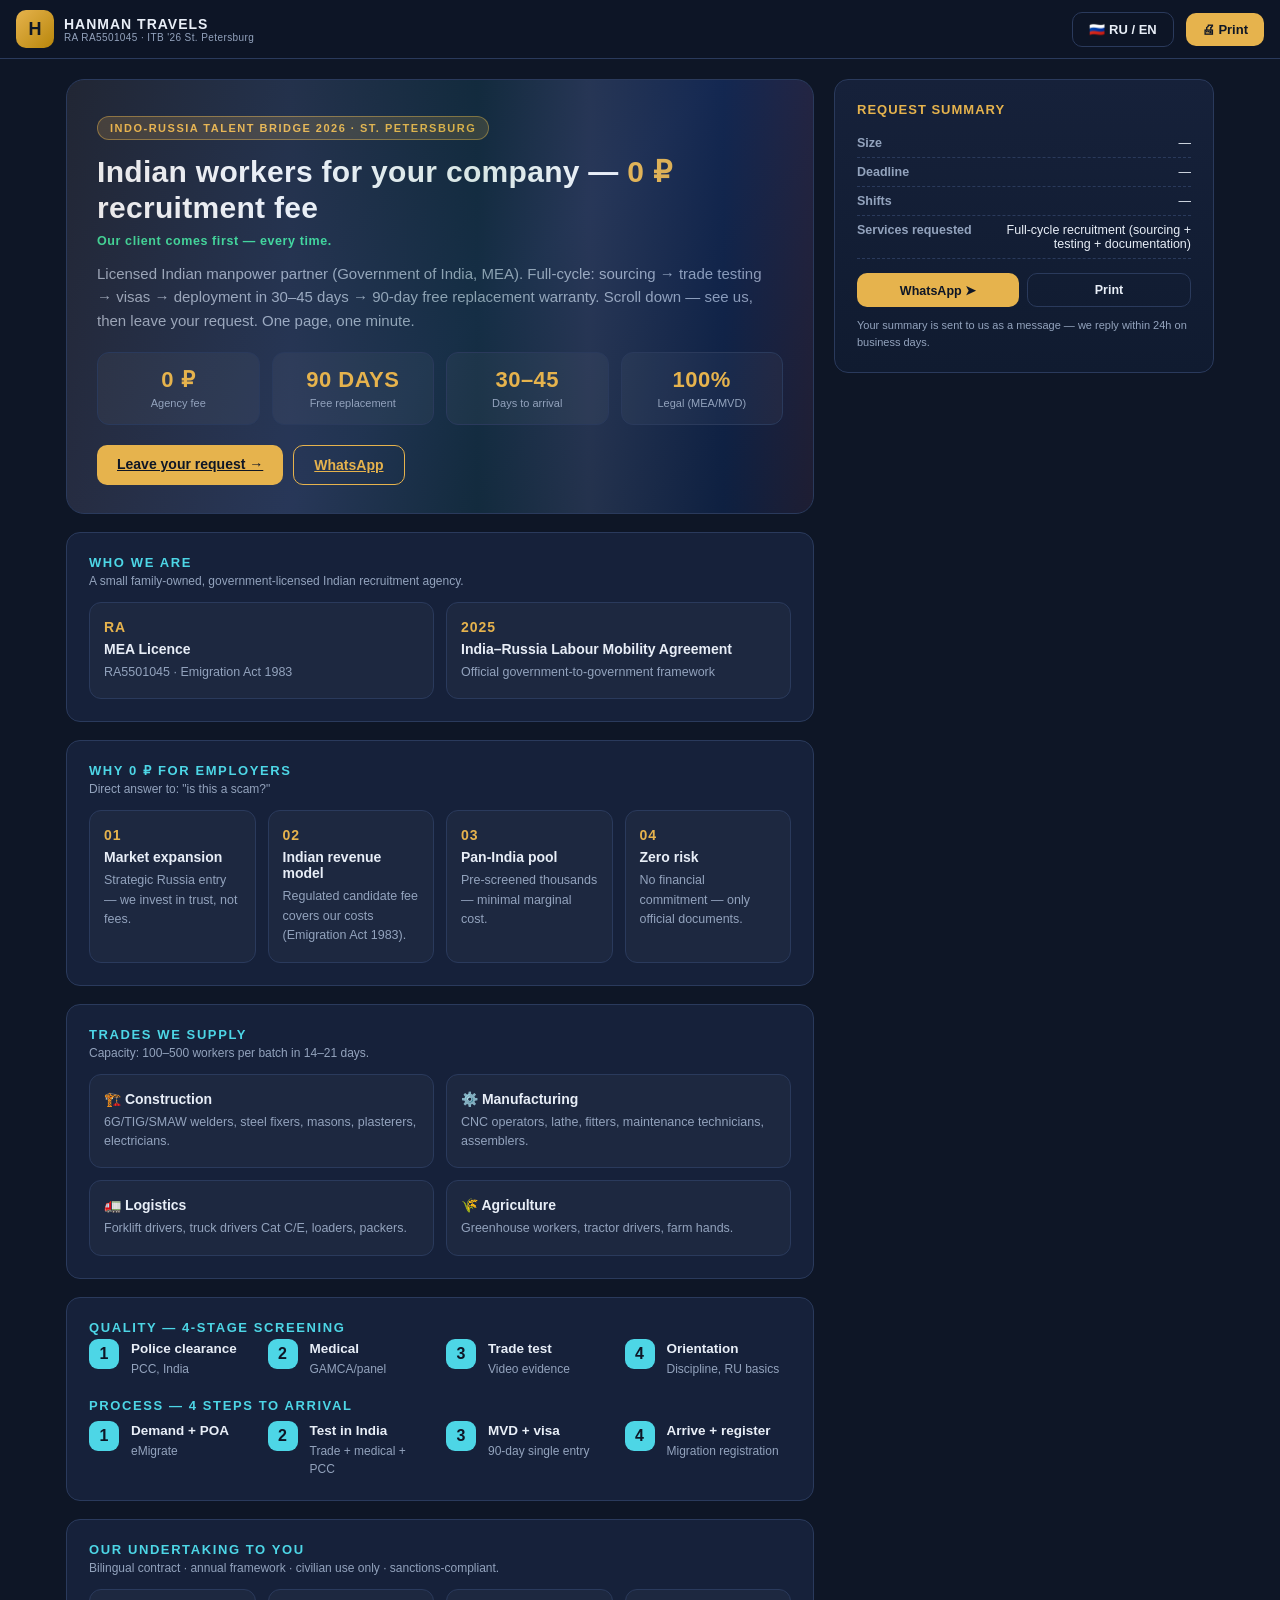
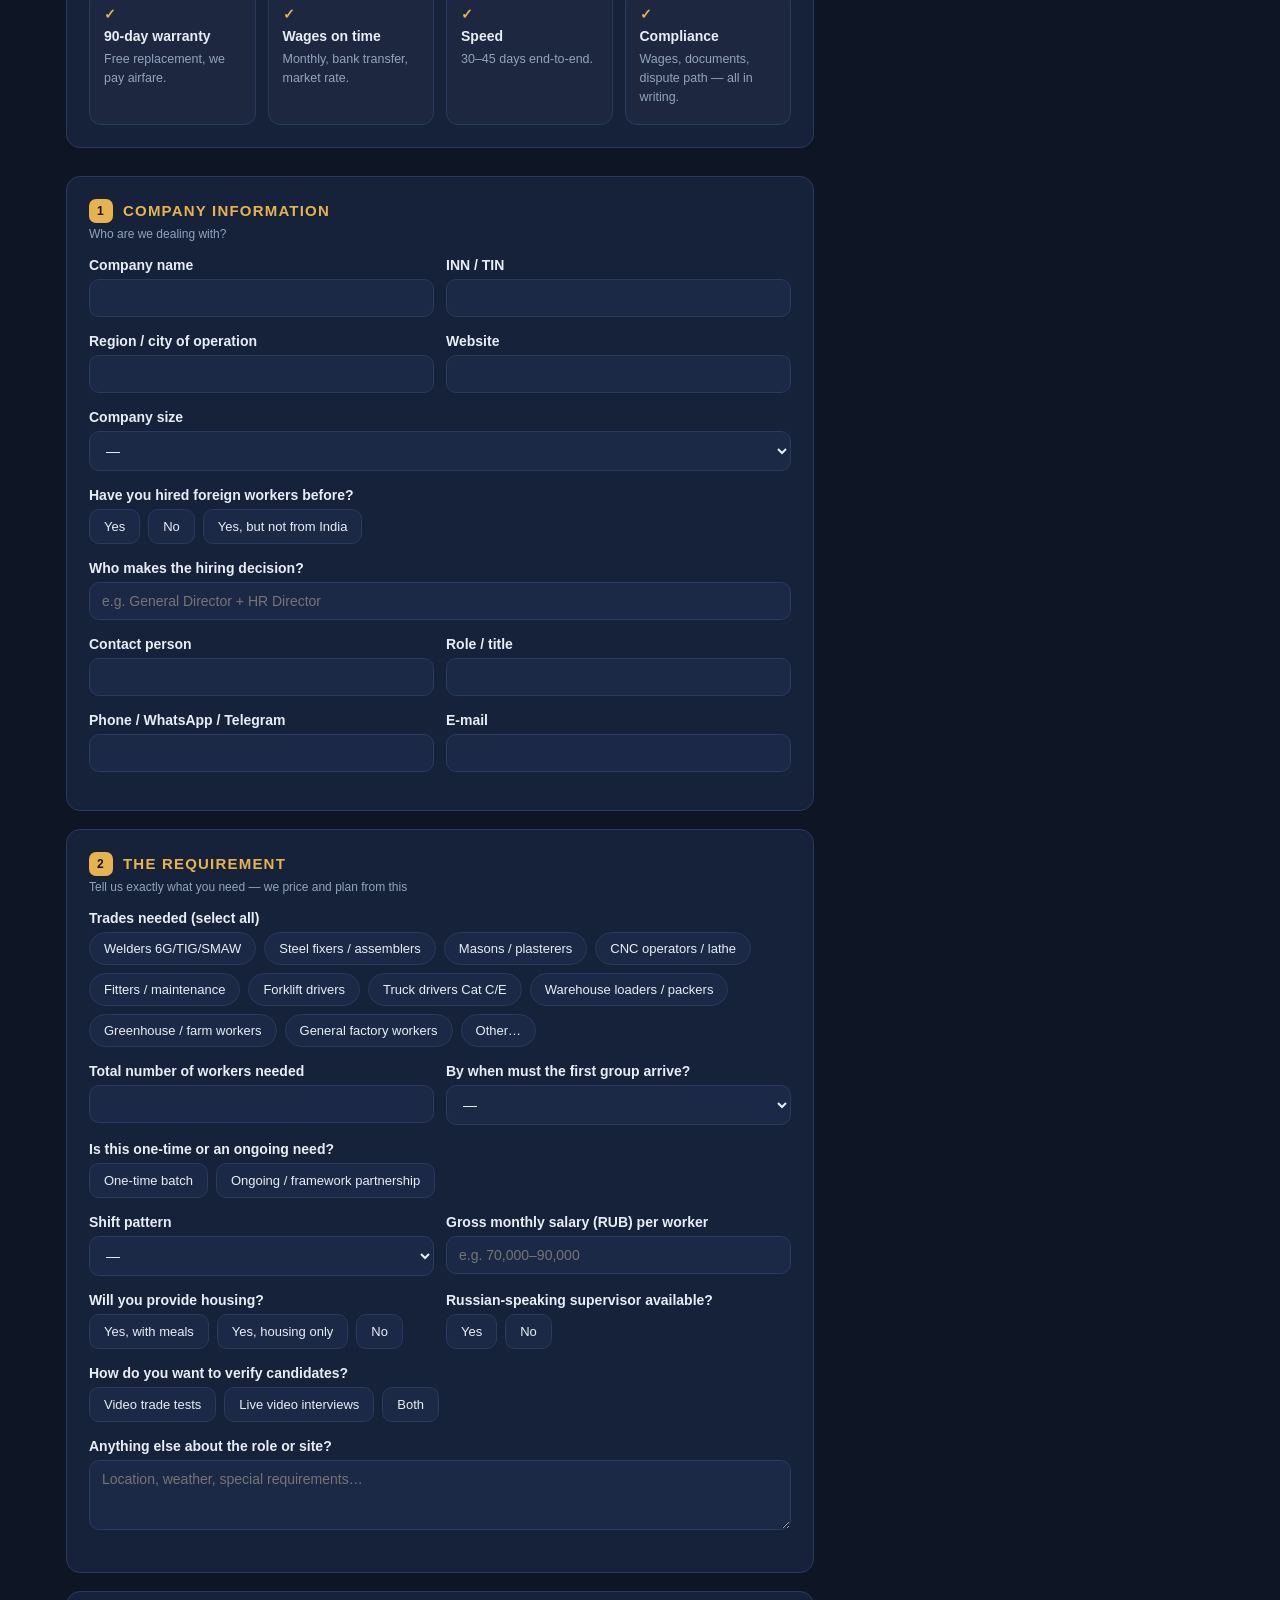
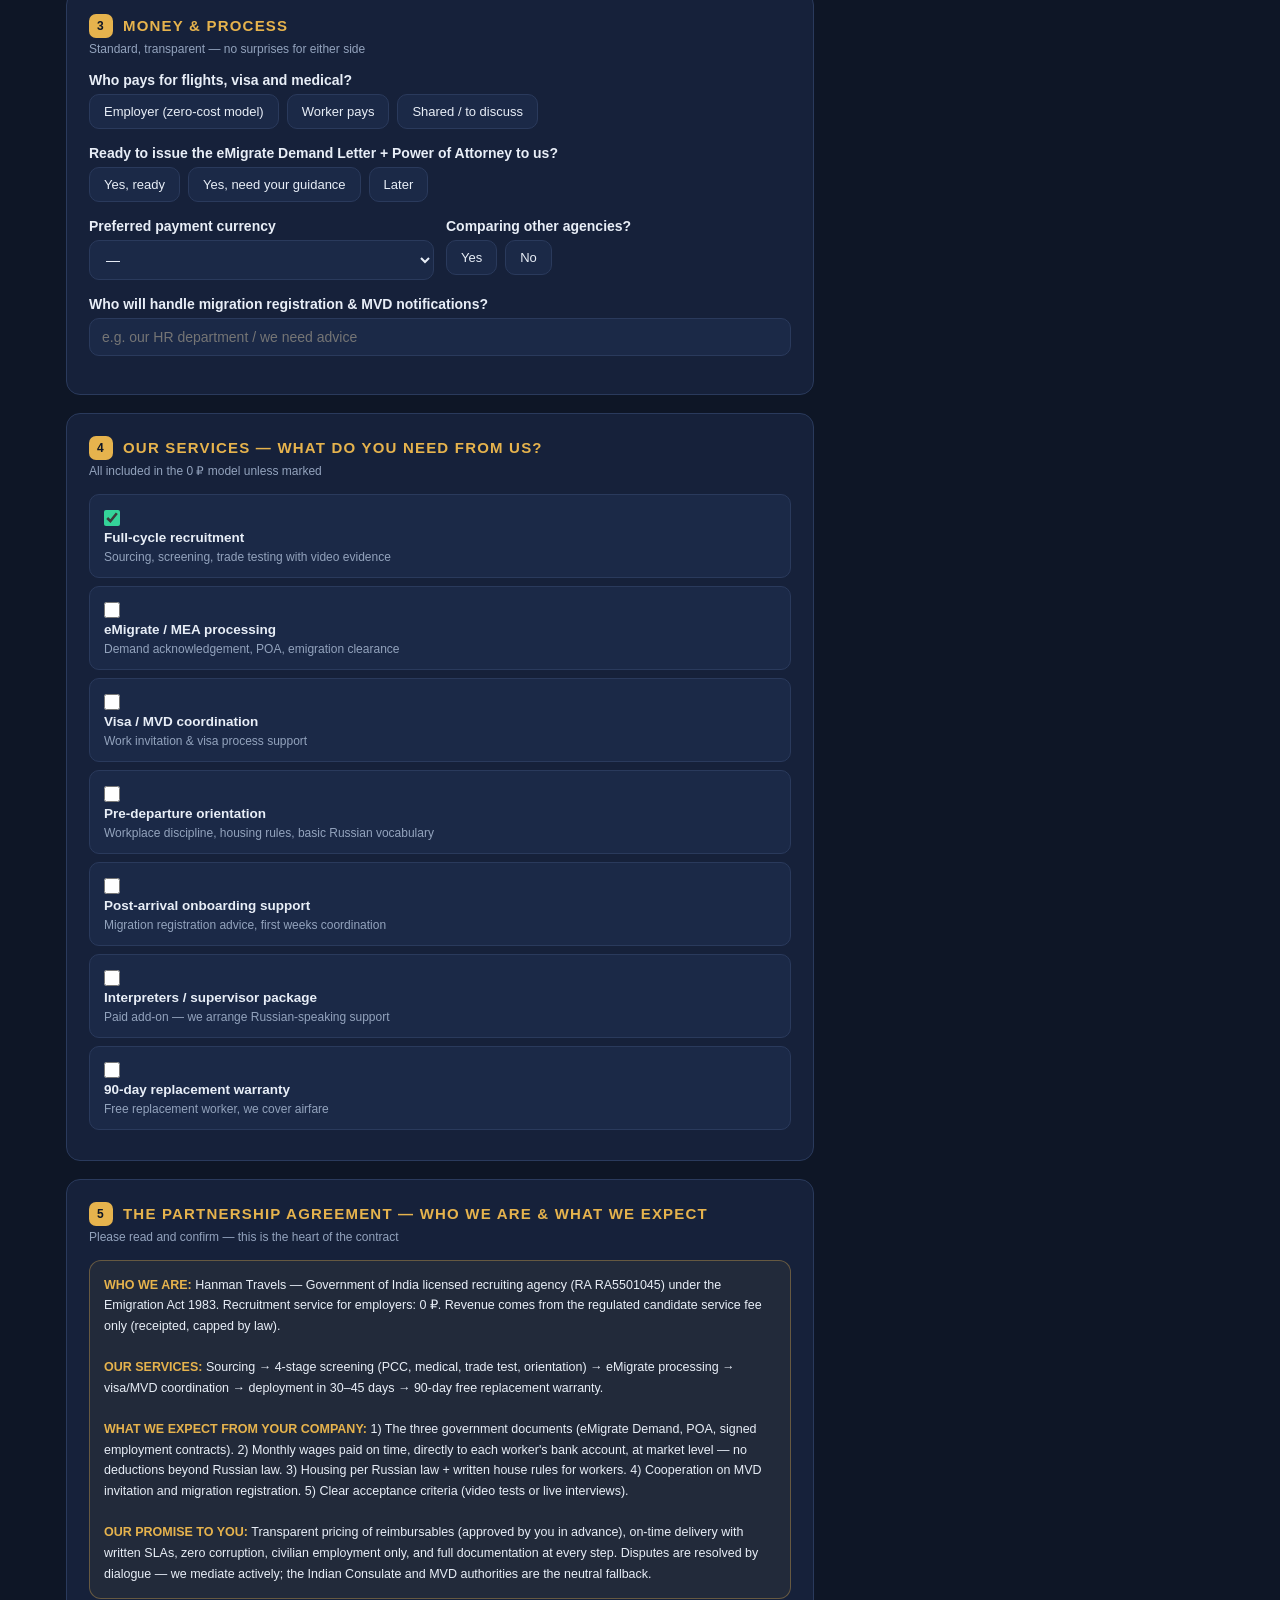
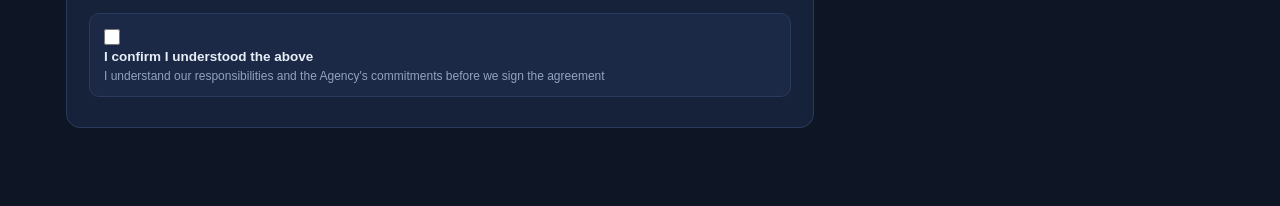
<file: client-request-form.html>
<!DOCTYPE html>
<html lang="en">
<head>
<meta charset="UTF-8">
<meta name="viewport" content="width=device-width, initial-scale=1.0">
<title>Hanman Travels — Client Request Form (EN/RU)</title>
<style>
  :root { --bg:#0e1626; --card:#16213a; --card2:#1b2947; --line:#2a3a5c; --text:#e8eef7; --muted:#93a3bd; --gold:#e6b34d; --cyan:#4dd6e6; --green:#34d399; --red:#f87171; --radius:14px; }
  * { box-sizing:border-box; margin:0; padding:0; }
  body { font-family:'Segoe UI', Arial, sans-serif; background:var(--bg); color:var(--text); min-height:100vh; }
  .topbar { position:sticky; top:0; z-index:50; background:rgba(14,22,38,.95); backdrop-filter:blur(8px); border-bottom:1px solid var(--line); padding:10px 16px; display:flex; align-items:center; gap:12px; flex-wrap:wrap; }
  .brand { display:flex; align-items:center; gap:10px; }
  .brand .logo { width:38px; height:38px; border-radius:10px; background:linear-gradient(135deg,var(--gold),#b8860b); display:flex; align-items:center; justify-content:center; font-weight:900; color:#0e1626; font-size:18px; }
  .brand .name { font-weight:800; letter-spacing:1px; font-size:14px; }
  .brand .lic { font-size:10px; color:var(--muted); letter-spacing:.4px; }
  .topbar .spacer { flex:1; }
  .btn { background:var(--gold); color:#0e1626; border:0; padding:9px 16px; border-radius:10px; font-weight:800; font-size:13px; cursor:pointer; }
  .btn:hover { filter:brightness(1.1); }
  .btn.ghost { background:transparent; border:1px solid var(--line); color:var(--text); }
  .wrap { max-width:1180px; margin:0 auto; padding:20px 16px 60px; display:grid; grid-template-columns: 1fr 380px; gap:20px; }
  @media (max-width:960px){ .wrap { grid-template-columns:1fr; } }
  .card { background:var(--card); border:1px solid var(--line); border-radius:var(--radius); padding:22px; margin-bottom:18px; }
  .card h2 { font-size:15px; letter-spacing:1.2px; text-transform:uppercase; color:var(--gold); margin-bottom:4px; display:flex; align-items:center; gap:10px; }
  .card h2 .n { background:var(--gold); color:#0e1626; width:24px; height:24px; border-radius:7px; display:inline-flex; align-items:center; justify-content:center; font-size:12px; }
  .card .sub { font-size:12px; color:var(--muted); margin-bottom:16px; }
  .q { margin-bottom:16px; }
  .q label.ql { display:block; font-size:14px; font-weight:700; margin-bottom:6px; }
  .q .qh { font-size:11.5px; color:var(--muted); margin-bottom:8px; }
  input[type=text], input[type=tel], input[type=email], input[type=number], select, textarea {
    width:100%; background:var(--card2); border:1px solid var(--line); color:var(--text);
    border-radius:10px; padding:10px 12px; font-size:14px; font-family:inherit;
  }
  input:focus, select:focus, textarea:focus { outline:2px solid var(--gold); border-color:transparent; }
  .row { display:grid; grid-template-columns:1fr 1fr; gap:12px; }
  @media (max-width:640px){ .row { grid-template-columns:1fr; } }
  .chips { display:flex; flex-wrap:wrap; gap:8px; }
  .chip { background:var(--card2); border:1px solid var(--line); color:var(--text); border-radius:999px; padding:8px 14px; font-size:13px; cursor:pointer; user-select:none; transition:all .15s; }
  .chip.sel { background:var(--gold); border-color:var(--gold); color:#0e1626; font-weight:700; }
  .chip .add { font-size:10px; opacity:.7; font-weight:400; }
  .radio-row { display:flex; flex-wrap:wrap; gap:8px; }
  .radio-row .ro { background:var(--card2); border:1px solid var(--line); border-radius:10px; padding:9px 14px; font-size:13px; cursor:pointer; }
  .radio-row .ro.sel { background:var(--cyan); border-color:var(--cyan); color:#0e1626; font-weight:700; }
  .radio-row input { display:none; }
  .checkbox-item { display:flex; align-items:flex-start; gap:10px; background:var(--card2); border:1px solid var(--line); border-radius:10px; padding:12px 14px; margin-bottom:8px; cursor:pointer; }
  .checkbox-item.sel { border-color:var(--green); background:rgba(52,211,153,.08); }
  .checkbox-item input { margin-top:3px; width:16px; height:16px; accent-color:var(--green); }
  .checkbox-item b { display:block; font-size:13.5px; margin-bottom:2px; }
  .checkbox-item span { font-size:12px; color:var(--muted); }
  .other-input { display:none; margin-top:8px; }
  .other-input.show { display:block; }
  .other-input input { font-size:12.5px; padding:8px 10px; }
  .summary { position:sticky; top:70px; align-self:start; }
  .summary .card { background:linear-gradient(180deg,var(--card),#101b30); }
  .summary h3 { font-size:13px; text-transform:uppercase; letter-spacing:1px; color:var(--gold); margin-bottom:12px; }
  .summary .srow { font-size:12.5px; padding:7px 0; border-bottom:1px dashed var(--line); display:flex; justify-content:space-between; gap:10px; }
  .summary .srow b { color:var(--muted); font-weight:600; flex-shrink:0; }
  .summary .srow span { text-align:right; color:var(--text); }
  .summary .empty { color:var(--muted); font-size:12.5px; }
  .summary .actions { display:flex; gap:8px; margin-top:14px; }
  .summary .actions .btn { flex:1; font-size:12.5px; }
  .hint { font-size:11px; color:var(--muted); margin-top:10px; line-height:1.5; }
  .agree-box { background:rgba(230,179,77,.06); border:1px solid rgba(230,179,77,.35); border-radius:12px; padding:14px; margin-top:10px; font-size:12.5px; line-height:1.65; }
  .agree-box b { color:var(--gold); }
  /* PITCH HERO + SECTIONS */
  .hero { background:linear-gradient(135deg,#0e1c34 0%,#15264a 55%,#0e1c34 100%); border:1px solid var(--line); border-radius:18px; padding:36px 30px 28px; margin-bottom:18px; position:relative; overflow:hidden; }
  .hero::after { content:''; position:absolute; inset:0; opacity:.08; background:linear-gradient(90deg,#ff9933 0%,#fff 30%,#138808 55%,#fff 70%,#0039a6 88%,#d52b1e 100%); pointer-events:none; }
  .hero .badge { display:inline-block; background:rgba(230,179,77,.18); border:1px solid rgba(230,179,77,.45); color:var(--gold); font-size:11px; font-weight:800; letter-spacing:1.5px; padding:5px 12px; border-radius:999px; text-transform:uppercase; }
  .hero h1 { font-size:30px; line-height:1.2; margin:14px 0 8px; font-weight:900; letter-spacing:.3px; }
  .hero p.lead { font-size:15px; color:var(--muted); max-width:680px; margin:0 0 20px; line-height:1.55; }
  .hero .first { color:var(--green); font-weight:800; font-size:12.5px; letter-spacing:.6px; margin-bottom:14px; }
  .stat-row { display:grid; grid-template-columns:repeat(4,1fr); gap:12px; margin:18px 0 20px; position:relative; z-index:1; }
  @media(max-width:640px){ .stat-row{ grid-template-columns:repeat(2,1fr); } }
  .stat { background:rgba(255,255,255,.04); border:1px solid var(--line); border-radius:12px; padding:14px 12px; text-align:center; }
  .stat .v { font-size:22px; font-weight:900; color:var(--gold); letter-spacing:.5px; }
  .stat .l { font-size:11px; color:var(--muted); margin-top:3px; line-height:1.3; }
  .hero .cta-row { display:flex; gap:10px; flex-wrap:wrap; position:relative; z-index:1; }
  .hero .cta-row .btn { font-size:14px; padding:11px 20px; }
  .hero .cta-row .btn.ghost { background:transparent; border:1.5px solid var(--gold); color:var(--gold); }
  .pitch-h2 { font-size:13px; text-transform:uppercase; letter-spacing:1.6px; color:var(--cyan); margin:0 0 4px; font-weight:800; }
  .pitch-sub { font-size:12px; color:var(--muted); margin-bottom:14px; }
  .grid4 { display:grid; grid-template-columns:repeat(4,1fr); gap:12px; }
  .grid2 { display:grid; grid-template-columns:repeat(2,1fr); gap:12px; }
  @media(max-width:640px){ .grid4{ grid-template-columns:repeat(2,1fr); } .grid2{ grid-template-columns:1fr; } }
  .ptile { background:rgba(255,255,255,.03); border:1px solid var(--line); border-radius:12px; padding:16px 14px; }
  .ptile .n { color:var(--gold); font-weight:900; font-size:14px; letter-spacing:1px; margin-bottom:6px; }
  .ptile h3 { font-size:14px; margin:0 0 6px; font-weight:800; }
  .ptile p { font-size:12.5px; color:var(--muted); line-height:1.55; margin:0; }
  .steps { display:grid; grid-template-columns:repeat(4,1fr); gap:12px; }
  @media(max-width:640px){ .steps{ grid-template-columns:1fr; } }
  .step { position:relative; padding-left:42px; }
  .step .sn { position:absolute; left:0; top:0; width:30px; height:30px; border-radius:9px; background:var(--cyan); color:#0e1626; font-weight:900; display:flex; align-items:center; justify-content:center; }
  .step h4 { font-size:13.5px; margin:2px 0 4px; }
  .step p { font-size:12px; color:var(--muted); line-height:1.5; margin:0; }
  .anchorpad { height:10px; }
  .lang-en, [data-lang="en"] .lang-ru { } .lang-ru { display:none; } [data-lang="ru"] .lang-ru { display:inline; } [data-lang="ru"] .lang-en { display:none; }
  .print-area { display:none; }
  @media print {
    body { background:#fff; color:#111; }
    .topbar, .summary { display:none !important; }
    .wrap { display:block; max-width:none; padding:0; }
    .card { border:1px solid #ccc; background:#fff; color:#111; break-inside:avoid; }
    .print-area { display:block; margin-top:24px; font-size:11px; color:#555; }
    input, select, textarea { background:#fff; border:1px solid #bbb; color:#111; }
  }
</style>
</head>
<body data-lang="en">

<div class="topbar">
  <div class="brand">
    <div class="logo">H</div>
    <div>
      <div class="name">HANMAN TRAVELS</div>
      <div class="lic">RA RA5501045 · ITB '26 St. Petersburg</div>
    </div>
  </div>
  <div class="spacer"></div>
  <button class="btn ghost" id="lang-btn" onclick="toggleLang()">🇷🇺 RU / EN</button>
  <button class="btn" onclick="window.print()">🖨 Print</button>
</div>

<div class="wrap">
  <div class="col-form">

    <!-- ============ PITCH HERO ============ -->
    <div class="hero">
      <span class="badge"><span class="lang-en">Indo-Russia Talent Bridge 2026 · St. Petersburg</span><span class="lang-ru">Индия–Россия: мост талантов 2026 · Санкт-Петербург</span></span>
      <h1><span class="lang-en">Indian workers for your company — <span style="color:var(--gold)">0 ₽</span> recruitment fee</span><span class="lang-ru">Индийские рабочие для вашей компании — <span style="color:var(--gold)">0 ₽</span> за подбор</span></h1>
      <p class="first"><span class="lang-en">Our client comes first — every time.</span><span class="lang-ru">Наш клиент — на первом месте. Всегда.</span></p>
      <p class="lead"><span class="lang-en">Licensed Indian manpower partner (Government of India, MEA). Full-cycle: sourcing → trade testing → visas → deployment in 30–45 days → 90-day free replacement warranty. Scroll down — see us, then leave your request. One page, one minute.</span><span class="lang-ru">Лицензированное индийское кадровое агентство (Правительство Индии, МИД). Полный цикл: подбор → тестирование → визы → поставка за 30–45 дней → гарантия бесплатной замены 90 дней. Прокрутите вниз — узнайте о нас и оставьте заявку. Одна страница, одна минута.</span></p>
      <div class="stat-row">
        <div class="stat"><div class="v">0 ₽</div><div class="l"><span class="lang-en">Agency fee</span><span class="lang-ru">Комиссия агентства</span></div></div>
        <div class="stat"><div class="v">90 DAYS</div><div class="l"><span class="lang-en">Free replacement</span><span class="lang-ru">Гарантия замены</span></div></div>
        <div class="stat"><div class="v">30–45</div><div class="l"><span class="lang-en">Days to arrival</span><span class="lang-ru">Дней до прилета</span></div></div>
        <div class="stat"><div class="v">100%</div><div class="l"><span class="lang-en">Legal (MEA/MVD)</span><span class="lang-ru">Легально (МИД/МВД)</span></div></div>
      </div>
      <div class="cta-row">
        <a href="#form-top" class="btn"><span class="lang-en">Leave your request →</span><span class="lang-ru">Оставить заявку →</span></a>
        <a href="https://wa.me/919347128712" target="_blank" class="btn ghost">WhatsApp</a>
      </div>
    </div>

    <!-- ============ PITCH: WHO WE ARE ============ -->
    <div class="card">
      <div class="pitch-h2"><span class="lang-en">Who we are</span><span class="lang-ru">Кто мы</span></div>
      <div class="pitch-sub"><span class="lang-en">A small family-owned, government-licensed Indian recruitment agency.</span><span class="lang-ru">Семейное кадровое агентство, лицензированное правительством Индии.</span></div>
      <div class="grid2">
        <div class="ptile"><div class="n">RA</div><h3><span class="lang-en">MEA Licence</span><span class="lang-ru">Лицензия МИД</span></h3><p>RA5501045 · <span class="lang-en">Emigration Act 1983</span><span class="lang-ru">Закон об эмиграции 1983</span></p></div>
        <div class="ptile"><div class="n">2025</div><h3><span class="lang-en">India–Russia Labour Mobility Agreement</span><span class="lang-ru">Соглашение о мобильности труда</span></h3><p><span class="lang-en">Official government-to-government framework</span><span class="lang-ru">Официальный межправительственный механизм</span></p></div>
      </div>
    </div>

    <!-- ============ PITCH: WHY 0 ₽ ============ -->
    <div class="card">
      <div class="pitch-h2"><span class="lang-en">Why 0 ₽ for employers</span><span class="lang-ru">Почему 0 ₽ для работодателя</span></div>
      <div class="pitch-sub"><span class="lang-en">Direct answer to: "is this a scam?"</span><span class="lang-ru">Прямой ответ: «В чем подвох?»</span></div>
      <div class="grid4">
        <div class="ptile"><div class="n">01</div><h3><span class="lang-en">Market expansion</span><span class="lang-ru">Выход на рынок РФ</span></h3><p><span class="lang-en">Strategic Russia entry — we invest in trust, not fees.</span><span class="lang-ru">Стратегия доверия, а не комиссии.</span></p></div>
        <div class="ptile"><div class="n">02</div><h3><span class="lang-en">Indian revenue model</span><span class="lang-ru">Индийская модель</span></h3><p><span class="lang-en">Regulated candidate fee covers our costs (Emigration Act 1983).</span><span class="lang-ru">Регламентированный сбор с кандидата.</span></p></div>
        <div class="ptile"><div class="n">03</div><h3><span class="lang-en">Pan-India pool</span><span class="lang-ru">Вся Индия</span></h3><p><span class="lang-en">Pre-screened thousands — minimal marginal cost.</span><span class="lang-ru">Готовая база — минимум издержек.</span></p></div>
        <div class="ptile"><div class="n">04</div><h3><span class="lang-en">Zero risk</span><span class="lang-ru">Ноль риска</span></h3><p><span class="lang-en">No financial commitment — only official documents.</span><span class="lang-ru">Финансовых обязательств нет. Только документы.</span></p></div>
      </div>
    </div>

    <!-- ============ PITCH: TRADES ============ -->
    <div class="card">
      <div class="pitch-h2"><span class="lang-en">Trades we supply</span><span class="lang-ru">Специальности</span></div>
      <div class="pitch-sub"><span class="lang-en">Capacity: 100–500 workers per batch in 14–21 days.</span><span class="lang-ru">Поставка: 100–500 человек за партию за 14–21 дней.</span></div>
      <div class="grid2">
        <div class="ptile"><h3>🏗️ <span class="lang-en">Construction</span><span class="lang-ru">Строительство</span></h3><p>6G/TIG/SMAW welders, steel fixers, masons, plasterers, electricians.</p></div>
        <div class="ptile"><h3>⚙️ <span class="lang-en">Manufacturing</span><span class="lang-ru">Производство</span></h3><p>CNC operators, lathe, fitters, maintenance technicians, assemblers.</p></div>
        <div class="ptile"><h3>🚛 <span class="lang-en">Logistics</span><span class="lang-ru">Логистика</span></h3><p>Forklift drivers, truck drivers Cat C/E, loaders, packers.</p></div>
        <div class="ptile"><h3>🌾 <span class="lang-en">Agriculture</span><span class="lang-ru">Сельское хозяйство</span></h3><p>Greenhouse workers, tractor drivers, farm hands.</p></div>
      </div>
    </div>

    <!-- ============ PITCH: QUALITY + PROCESS ============ -->
    <div class="card">
      <div class="pitch-h2"><span class="lang-en">Quality — 4-stage screening</span><span class="lang-ru">Отбор — 4 этапа</span></div>
      <div class="steps" style="margin-bottom:20px">
        <div class="step"><div class="sn">1</div><h4><span class="lang-en">Police clearance</span><span class="lang-ru">Справка МВД</span></h4><p>PCC, India</p></div>
        <div class="step"><div class="sn">2</div><h4><span class="lang-en">Medical</span><span class="lang-ru">Медосмотр</span></h4><p>GAMCA/panel</p></div>
        <div class="step"><div class="sn">3</div><h4><span class="lang-en">Trade test</span><span class="lang-ru">Тест Qual</span></h4><p><span class="lang-en">Video evidence</span><span class="lang-ru">С видеофиксацией</span></p></div>
        <div class="step"><div class="sn">4</div><h4><span class="lang-en">Orientation</span><span class="lang-ru">Инструктаж</span></h4><p><span class="lang-en">Discipline, RU basics</span><span class="lang-ru">Дисциплина, базовый RU</span></p></div>
      </div>
      <div class="pitch-h2"><span class="lang-en">Process — 4 steps to arrival</span><span class="lang-ru">Процесс — 4 шага</span></div>
      <div class="steps" style="margin-top:8px">
        <div class="step"><div class="sn">1</div><h4><span class="lang-en">Demand + POA</span><span class="lang-ru">Заявка + доверенность</span></h4><p><span class="lang-en">eMigrate</span><span class="lang-ru">eMigrate</span></p></div>
        <div class="step"><div class="sn">2</div><h4><span class="lang-en">Test in India</span><span class="lang-ru">Тест в Индии</span></h4><p><span class="lang-en">Trade + medical + PCC</span><span class="lang-ru">Тест + мед + справка</span></p></div>
        <div class="step"><div class="sn">3</div><h4><span class="lang-en">MVD + visa</span><span class="lang-ru">МВД + виза</span></h4><p><span class="lang-en">90-day single entry</span><span class="lang-ru">Однократная 90 дней</span></p></div>
        <div class="step"><div class="sn">4</div><h4><span class="lang-en">Arrive + register</span><span class="lang-ru">Прилет + учет</span></h4><p><span class="lang-en">Migration registration</span><span class="lang-ru">Миграционный учет</span></p></div>
      </div>
    </div>

    <!-- ============ PITCH: PARTNERSHIP HIGHLIGHTS ============ -->
    <div class="card">
      <div class="pitch-h2"><span class="lang-en">Our undertaking to you</span><span class="lang-ru">Наши обязательства</span></div>
      <div class="pitch-sub"><span class="lang-en">Bilingual contract · annual framework · civilian use only · sanctions-compliant.</span><span class="lang-ru">Двуязычный договор · рамочное партнерство · только гражданская занятость · комплаенс.</span></div>
      <div class="grid4">
        <div class="ptile"><div class="n">✓</div><h3><span class="lang-en">90-day warranty</span><span class="lang-ru">Гарантия 90 дней</span></h3><p><span class="lang-en">Free replacement, we pay airfare.</span><span class="lang-ru">Бесплатная замена, перелет за наш счет.</span></p></div>
        <div class="ptile"><div class="n">✓</div><h3><span class="lang-en">Wages on time</span><span class="lang-ru">Зарплата вовремя</span></h3><p><span class="lang-en">Monthly, bank transfer, market rate.</span><span class="lang-ru">Ежемесячно, на счет, рыночная ставка.</span></p></div>
        <div class="ptile"><div class="n">✓</div><h3><span class="lang-en">Speed</span><span class="lang-ru">Скорость</span></h3><p><span class="lang-en">30–45 days end-to-end.</span><span class="lang-ru">30–45 дней весь цикл.</span></p></div>
        <div class="ptile"><div class="n">✓</div><h3><span class="lang-en">Compliance</span><span class="lang-ru">Комплаенс</span></h3><p><span class="lang-en">Wages, documents, dispute path — all in writing.</span><span class="lang-ru">Зарплата, документы, споры — всё письменно.</span></p></div>
      </div>
    </div>

    <div class="anchorpad" id="form-top"></div>

    <!-- ============ 1. COMPANY ============ -->
    <div class="card">
      <h2><span class="n">1</span><span data-i18n="sec1">Company information</span></h2>
      <div class="sub" data-i18n="sec1sub">Who are we dealing with?</div>

      <div class="row">
        <div class="q"><label class="ql" data-i18n="cname">Company name</label><input type="text" name="cname" data-s="Company"></div>
        <div class="q"><label class="ql">INN / TIN</label><input type="text" name="inn" data-s="INN"></div>
      </div>
      <div class="row">
        <div class="q"><label class="ql" data-i18n="region">Region / city of operation</label><input type="text" name="region" data-s="Region"></div>
        <div class="q"><label class="ql">Website</label><input type="text" name="website" data-s="Website"></div>
      </div>
      <div class="q">
        <label class="ql" data-i18n="size">Company size</label>
        <select name="size" data-s="Size">
          <option value="">—</option>
          <option data-i18n-o="s1">Under 100 employees</option>
          <option data-i18n-o="s2">100–500 employees</option>
          <option data-i18n-o="s3">500–2000 employees</option>
          <option data-i18n-o="s4">2000+ employees</option>
        </select>
      </div>
      <div class="q">
        <label class="ql" data-i18n="foreign">Have you hired foreign workers before?</label>
        <div class="radio-row">
          <label class="ro"><input type="radio" name="foreign" value="Yes"><span data-i18n-o="yes">Yes</span></label>
          <label class="ro"><input type="radio" name="foreign" value="No"><span data-i18n-o="no">No</span></label>
          <label class="ro"><input type="radio" name="foreign" value="Not from India"><span data-i18n-o="notindia">Yes, but not from India</span></label>
        </div>
      </div>
      <div class="q">
        <label class="ql" data-i18n="decision">Who makes the hiring decision?</label>
        <input type="text" name="decision" placeholder="e.g. General Director + HR Director" data-s="Decision maker">
      </div>
      <div class="row">
        <div class="q"><label class="ql" data-i18n="contact">Contact person</label><input type="text" name="contact" data-s="Contact"></div>
        <div class="q"><label class="ql" data-i18n="role">Role / title</label><input type="text" name="role" data-s="Role"></div>
      </div>
      <div class="row">
        <div class="q"><label class="ql" data-i18n="phone">Phone / WhatsApp / Telegram</label><input type="tel" name="phone" data-s="Phone"></div>
        <div class="q"><label class="ql">E-mail</label><input type="email" name="email" data-s="Email"></div>
      </div>
    </div>

    <!-- ============ 2. REQUIREMENT ============ -->
    <div class="card">
      <h2><span class="n">2</span><span data-i18n="sec2">The requirement</span></h2>
      <div class="sub" data-i18n="sec2sub">Tell us exactly what you need — we price and plan from this</div>

      <div class="q">
        <label class="ql" data-i18n="trades">Trades needed (select all)</label>
        <div class="chips" id="trade-chips">
          <span class="chip" data-v="Welders 6G/TIG/SMAW" data-i18n-o="t1">Welders 6G/TIG/SMAW</span>
          <span class="chip" data-v="Steel fixers / assemblers" data-i18n-o="t2">Steel fixers / assemblers</span>
          <span class="chip" data-v="Masons / plasterers" data-i18n-o="t3">Masons / plasterers</span>
          <span class="chip" data-v="CNC operators / lathe" data-i18n-o="t4">CNC operators / lathe</span>
          <span class="chip" data-v="Fitters / maintenance" data-i18n-o="t5">Fitters / maintenance</span>
          <span class="chip" data-v="Forklift drivers" data-i18n-o="t6">Forklift drivers</span>
          <span class="chip" data-v="Truck drivers Cat C/E" data-i18n-o="t7">Truck drivers Cat C/E</span>
          <span class="chip" data-v="Warehouse loaders / packers" data-i18n-o="t8">Warehouse loaders / packers</span>
          <span class="chip" data-v="Greenhouse / farm workers" data-i18n-o="t9">Greenhouse / farm workers</span>
          <span class="chip" data-v="General factory workers" data-i18n-o="t10">General factory workers</span>
          <span class="chip" data-v="OTHER" data-i18n-o="other">Other…</span>
        </div>
        <div class="other-input" id="trade-other"><input type="text" name="tother" placeholder="Describe: trades + quantities" data-i18n-ph="tother"></div>
      </div>

      <div class="row">
        <div class="q"><label class="ql" data-i18n="qty">Total number of workers needed</label><input type="number" name="qty" min="1" max="2000" data-s="Quantity"></div>
        <div class="q"><label class="ql" data-i18n="deadline">By when must the first group arrive?</label>
          <select name="deadline" data-s="Deadline">
            <option value="">—</option>
            <option data-i18n-o="d1">As soon as possible (under 45 days)</option>
            <option data-i18n-o="d2">Within 1–2 months</option>
            <option data-i18n-o="d3">Within 3–6 months</option>
            <option data-i18n-o="d4">Planning stage, no fixed date</option>
          </select>
        </div>
      </div>

      <div class="q">
        <label class="ql" data-i18n="recur">Is this one-time or an ongoing need?</label>
        <div class="radio-row">
          <label class="ro"><input type="radio" name="recur" value="One-time batch"><span data-i18n-o="once">One-time batch</span></label>
          <label class="ro"><input type="radio" name="recur" value="Ongoing / framework"><span data-i18n-o="ongoing">Ongoing / framework partnership</span></label>
        </div>
      </div>

      <div class="row">
        <div class="q"><label class="ql" data-i18n="shifts">Shift pattern</label>
          <select name="shifts" data-s="Shifts">
            <option value="">—</option>
            <option data-i18n-o="sh1">8h, 5 days/week</option>
            <option data-i18n-o="sh2">12h shifts (rotating)</option>
            <option data-i18n-o="sh3">Shift work 2/2 or 3/3</option>
            <option data-i18n-o="sh4">6 days/week</option>
          </select>
        </div>
        <div class="q"><label class="ql" data-i18n="salary">Gross monthly salary (RUB) per worker</label><input type="text" name="salary" placeholder="e.g. 70,000–90,000" data-s="Salary"></div>
      </div>

      <div class="row">
        <div class="q">
          <label class="ql" data-i18n="housing">Will you provide housing?</label>
          <div class="radio-row">
            <label class="ro"><input type="radio" name="housing" value="Yes + meals"><span data-i18n-o="hm">Yes, with meals</span></label>
            <label class="ro"><input type="radio" name="housing" value="Yes, housing only"><span data-i18n-o="ho">Yes, housing only</span></label>
            <label class="ro"><input type="radio" name="housing" value="No"><span data-i18n-o="no">No</span></label>
          </div>
        </div>
        <div class="q">
          <label class="ql" data-i18n="supervisor">Russian-speaking supervisor available?</label>
          <div class="radio-row">
            <label class="ro"><input type="radio" name="supervisor" value="Yes"><span data-i18n-o="yes">Yes</span></label>
            <label class="ro"><input type="radio" name="supervisor" value="No"><span data-i18n-o="no">No</span></label>
          </div>
        </div>
      </div>

      <div class="q">
        <label class="ql" data-i18n="accept">How do you want to verify candidates?</label>
        <div class="radio-row">
          <label class="ro"><input type="radio" name="accept" value="Video trade tests"><span data-i18n-o="video">Video trade tests</span></label>
          <label class="ro"><input type="radio" name="accept" value="Live video interviews"><span data-i18n-o="live">Live video interviews</span></label>
          <label class="ro"><input type="radio" name="accept" value="Both"><span data-i18n-o="both">Both</span></label>
        </div>
      </div>

      <div class="q">
        <label class="ql" data-i18n="details">Anything else about the role or site?</label>
        <textarea name="details" rows="3" placeholder="Location, weather, special requirements…" data-i18n-ph="tdetails" data-s="Details"></textarea>
      </div>
    </div>

    <!-- ============ 3. MONEY & PROCESS ============ -->
    <div class="card">
      <h2><span class="n">3</span><span data-i18n="sec3">Money &amp; process</span></h2>
      <div class="sub" data-i18n="sec3sub">Standard, transparent — no surprises for either side</div>

      <div class="q">
        <label class="ql" data-i18n="paywho">Who pays for flights, visa and medical?</label>
        <div class="radio-row">
          <label class="ro"><input type="radio" name="paywho" value="Employer (zero-cost model)"><span data-i18n-o="employer">Employer (zero-cost model)</span></label>
          <label class="ro"><input type="radio" name="paywho" value="Worker pays"><span data-i18n-o="worker">Worker pays</span></label>
          <label class="ro"><input type="radio" name="paywho" value="Shared / to discuss"><span data-i18n-o="shared">Shared / to discuss</span></label>
        </div>
      </div>

      <div class="q">
        <label class="ql" data-i18n="emigrate">Ready to issue the eMigrate Demand Letter + Power of Attorney to us?</label>
        <div class="radio-row">
          <label class="ro"><input type="radio" name="emigrate" value="Yes, ready"><span data-i18n-o="ready">Yes, ready</span></label>
          <label class="ro"><input type="radio" name="emigrate" value="Need guidance"><span data-i18n-o="guidance">Yes, need your guidance</span></label>
          <label class="ro"><input type="radio" name="emigrate" value="Later"><span data-i18n-o="later">Later</span></label>
        </div>
      </div>

      <div class="row">
        <div class="q"><label class="ql" data-i18n="currency">Preferred payment currency</label>
          <select name="currency" data-s="Currency">
            <option value="">—</option>
            <option>EUR</option><option>USD</option><option>INR</option><option>RUB</option>
          </select>
        </div>
        <div class="q"><label class="ql" data-i18n="compare">Comparing other agencies?</label>
          <div class="radio-row">
            <label class="ro"><input type="radio" name="compare" value="Yes"><span data-i18n-o="yes">Yes</span></label>
            <label class="ro"><input type="radio" name="compare" value="No"><span data-i18n-o="no">No</span></label>
          </div>
        </div>
      </div>

      <div class="q">
        <label class="ql" data-i18n="mvd">Who will handle migration registration &amp; MVD notifications?</label>
        <input type="text" name="mvd" placeholder="e.g. our HR department / we need advice" data-s="MVD handling">
      </div>
    </div>

    <!-- ============ 4. SERVICES ============ -->
    <div class="card">
      <h2><span class="n">4</span><span data-i18n="sec4">Our services — what do you need from us?</span></h2>
      <div class="sub" data-i18n="sec4sub">All included in the 0 ₽ model unless marked</div>

      <div class="checkbox-item"><label><input type="checkbox" name="svc" value="Full-cycle recruitment (sourcing + testing + documentation)" checked><b data-i18n-o="sv1">Full-cycle recruitment</b><span data-i18n-o="sv1d">Sourcing, screening, trade testing with video evidence</span></label></div>
      <div class="checkbox-item"><label><input type="checkbox" name="svc" value="eMigrate / MEA processing"><b data-i18n-o="sv2">eMigrate / MEA processing</b><span data-i18n-o="sv2d">Demand acknowledgement, POA, emigration clearance</span></label></div>
      <div class="checkbox-item"><label><input type="checkbox" name="svc" value="Visa / MVD coordination"><b data-i18n-o="sv3">Visa / MVD coordination</b><span data-i18n-o="sv3d">Work invitation &amp; visa process support</span></label></div>
      <div class="checkbox-item"><label><input type="checkbox" name="svc" value="Pre-departure orientation (incl. Russian basics)"><b data-i18n-o="sv4">Pre-departure orientation</b><span data-i18n-o="sv4d">Workplace discipline, housing rules, basic Russian vocabulary</span></label></div>
      <div class="checkbox-item"><label><input type="checkbox" name="svc" value="Post-arrival onboarding support"><b data-i18n-o="sv5">Post-arrival onboarding support</b><span data-i18n-o="sv5d">Migration registration advice, first weeks coordination</span></label></div>
      <div class="checkbox-item"><label><input type="checkbox" name="svc" value="Interpreters / supervisor package (add-on)"><b data-i18n-o="sv6">Interpreters / supervisor package</b><span data-i18n-o="sv6d">Paid add-on — we arrange Russian-speaking support</span></label></div>
      <div class="checkbox-item"><label><input type="checkbox" name="svc" value="90-day replacement warranty"><b data-i18n-o="sv7">90-day replacement warranty</b><span data-i18n-o="sv7d">Free replacement worker, we cover airfare</span></label></div>
    </div>

    <!-- ============ 5. AGREEMENT EXPECTATIONS ============ -->
    <div class="card">
      <h2><span class="n">5</span><span data-i18n="sec5">The partnership agreement — who we are &amp; what we expect</span></h2>
      <div class="sub" data-i18n="sec5sub">Please read and confirm — this is the heart of the contract</div>

      <div class="agree-box">
        <b data-i18n="ag1">WHO WE ARE:</b> <span data-i18n="ag1t">Hanman Travels — Government of India licensed recruiting agency (RA RA5501045) under the Emigration Act 1983. Recruitment service for employers: 0 ₽. Revenue comes from the regulated candidate service fee only (receipted, capped by law).</span><br><br>
        <b data-i18n="ag2">OUR SERVICES:</b> <span data-i18n="ag2t">Sourcing → 4-stage screening (PCC, medical, trade test, orientation) → eMigrate processing → visa/MVD coordination → deployment in 30–45 days → 90-day free replacement warranty.</span><br><br>
        <b data-i18n="ag3">WHAT WE EXPECT FROM YOUR COMPANY:</b>
        <span data-i18n="ag3t">1) The three government documents (eMigrate Demand, POA, signed employment contracts). 2) Monthly wages paid on time, directly to each worker's bank account, at market level — no deductions beyond Russian law. 3) Housing per Russian law + written house rules for workers. 4) Cooperation on MVD invitation and migration registration. 5) Clear acceptance criteria (video tests or live interviews).</span><br><br>
        <b data-i18n="ag4">OUR PROMISE TO YOU:</b> <span data-i18n="ag4t">Transparent pricing of reimbursables (approved by you in advance), on-time delivery with written SLAs, zero corruption, civilian employment only, and full documentation at every step. Disputes are resolved by dialogue — we mediate actively; the Indian Consulate and MVD authorities are the neutral fallback.</span>
      </div>

      <div class="checkbox-item" style="margin-top:14px"><label><input type="checkbox" id="agree-check"><b data-i18n="agchk">I confirm I understood the above</b><span data-i18n="agchkd">I understand our responsibilities and the Agency's commitments before we sign the agreement</span></label></div>
    </div>
  </div>

  <!-- ============ SUMMARY ============ -->
  <div class="col-summary">
    <div class="summary">
      <div class="card">
        <h3 data-i18n="sum">Request summary</h3>
        <div id="srows"><div class="empty" data-i18n="sumempty">Fill the form — the summary builds live.</div></div>
        <div class="actions">
          <button class="btn" id="send-btn" onclick="sendWhatsApp()">WhatsApp ➤</button>
          <button class="btn ghost" onclick="window.print()">Print</button>
        </div>
        <div class="hint" data-i18n="sumhint">Your summary is sent to us as a message — we reply within 24h on business days.</div>
      </div>
    </div>
  </div>
</div>

<script>
  const dict = {
    en: {
      sec1:'Company information', sec1sub:'Who are we dealing with?',
      sec2:'The requirement', sec2sub:'Tell us exactly what you need — we price and plan from this',
      sec3:'Money & process', sec3sub:'Standard, transparent — no surprises for either side',
      sec4:'Our services — what do you need from us?', sec4sub:'All included in the 0 ₽ model unless marked',
      sec5:'The partnership agreement — who we are & what we expect', sec5sub:'Please read and confirm — this is the heart of the contract',
      cname:'Company name', region:'Region / city of operation', size:'Company size',
      foreign:'Have you hired foreign workers before?', decision:'Who makes the hiring decision?',
      contact:'Contact person', role:'Role / title', phone:'Phone / WhatsApp / Telegram',
      trades:'Trades needed (select all)', qty:'Total number of workers needed', deadline:'By when must the first group arrive?',
      recur:'Is this one-time or an ongoing need?', shifts:'Shift pattern', salary:'Gross monthly salary (RUB) per worker',
      housing:'Will you provide housing?', supervisor:'Russian-speaking supervisor available?',
      accept:'How do you want to verify candidates?', details:'Anything else about the role or site?',
      paywho:'Who pays for flights, visa and medical?', emigrate:'Ready to issue the eMigrate Demand Letter + Power of Attorney to us?',
      currency:'Preferred payment currency', compare:'Comparing other agencies?', mvd:'Who will handle migration registration & MVD notifications?',
      sum:'Request summary', sumempty:'Fill the form — the summary builds live.',
      sumhint:'Your summary is sent to us as a message — we reply within 24h on business days.',
      ag1:'WHO WE ARE:', ag1t:'Hanman Travels — Government of India licensed recruiting agency (RA RA5501045) under the Emigration Act 1983. Recruitment service for employers: 0 ₽. Revenue comes from the regulated candidate service fee only (receipted, capped by law).',
      ag2:'OUR SERVICES:', ag2t:'Sourcing → 4-stage screening (PCC, medical, trade test, orientation) → eMigrate processing → visa/MVD coordination → deployment in 30–45 days → 90-day free replacement warranty.',
      ag3:'WHAT WE EXPECT FROM YOUR COMPANY:', ag3t:'1) The three government documents (eMigrate Demand, POA, signed employment contracts). 2) Monthly wages paid on time, directly to each worker\u2019s bank account, at market level — no deductions beyond Russian law. 3) Housing per Russian law + written house rules for workers. 4) Cooperation on MVD invitation and migration registration. 5) Clear acceptance criteria (video tests or live interviews).',
      ag4:'OUR PROMISE TO YOU:', ag4t:'Transparent pricing of reimbursables (approved by you in advance), on-time delivery with written SLAs, zero corruption, civilian employment only, and full documentation at every step. Disputes are resolved by dialogue — we mediate actively; the Indian Consulate and MVD authorities are the neutral fallback.',
      agchk:'I confirm I understood the above', agchkd:'I understand our responsibilities and the Agency\u2019s commitments before we sign the agreement',
      tother:'Describe: trades + quantities', tdetails:'Location, weather, special requirements…',
      yes:'Yes', no:'No', notindia:'Yes, but not from India',
      s1:'Under 100 employees', s2:'100–500 employees', s3:'500–2000 employees', s4:'2000+ employees',
      t1:'Welders 6G/TIG/SMAW', t2:'Steel fixers / assemblers', t3:'Masons / plasterers', t4:'CNC operators / lathe',
      t5:'Fitters / maintenance', t6:'Forklift drivers', t7:'Truck drivers Cat C/E', t8:'Warehouse loaders / packers',
      t9:'Greenhouse / farm workers', t10:'General factory workers', other:'Other…',
      d1:'As soon as possible (under 45 days)', d2:'Within 1–2 months', d3:'Within 3–6 months', d4:'Planning stage, no fixed date',
      once:'One-time batch', ongoing:'Ongoing / framework partnership',
      sh1:'8h, 5 days/week', sh2:'12h shifts (rotating)', sh3:'Shift work 2/2 or 3/3', sh4:'6 days/week',
      hm:'Yes, with meals', ho:'Yes, housing only', employer:'Employer (zero-cost model)', worker:'Worker pays', shared:'Shared / to discuss',
      ready:'Yes, ready', guidance:'Yes, need your guidance', later:'Later',
      video:'Video trade tests', live:'Live video interviews', both:'Both',
      sv1:'Full-cycle recruitment', sv1d:'Sourcing, screening, trade testing with video evidence',
      sv2:'eMigrate / MEA processing', sv2d:'Demand acknowledgement, POA, emigration clearance',
      sv3:'Visa / MVD coordination', sv3d:'Work invitation & visa process support',
      sv4:'Pre-departure orientation', sv4d:'Workplace discipline, housing rules, basic Russian vocabulary',
      sv5:'Post-arrival onboarding support', sv5d:'Migration registration advice, first weeks coordination',
      sv6:'Interpreters / supervisor package', sv6d:'Paid add-on — we arrange Russian-speaking support',
      sv7:'90-day replacement warranty', sv7d:'Free replacement worker, we cover airfare'
    },
    ru: {
      sec1:'Информация о компании', sec1sub:'С кем мы работаем?',
      sec2:'Потребность', sec2sub:'Опишите точно, что вам нужно — от этого зависят план и расчеты',
      sec3:'Деньги и процесс', sec3sub:'Стандартно и прозрачно — без сюрпризов',
      sec4:'Наши услуги — что вам нужно от нас?', sec4sub:'Все включено в модель «0 ₽», кроме отмеченных',
      sec5:'Договор о партнерстве — кто мы и что мы ожидаем', sec5sub:'Прочитайте и подтвердите — это основа контракта',
      cname:'Название компании', region:'Регион / город работы', size:'Размер компании',
      foreign:'Нанимали ли иностранных работников раньше?', decision:'Кто принимает решение о найме?',
      contact:'Контактное лицо', role:'Должность', phone:'Телефон / WhatsApp / Telegram',
      trades:'Нужные специальности (выберите все)', qty:'Общее число работников', deadline:'К какому сроку нужна первая группа?',
      recur:'Это разовая поставка или постоянная потребность?', shifts:'График работы', salary:'Зарплата (гросс, RUB) в месяц',
      housing:'Предоставите ли жилье?', supervisor:'Есть ли русскоязычный бригадир/наставник?',
      accept:'Как вы хотите проверять кандидатов?', details:'Еще что-то о должности или объекте?',
      paywho:'Кто оплачивает перелет, визу и медосмотр?', emigrate:'Готовы ли оформить заявку eMigrate + доверенность на нас?',
      currency:'Предпочитаемая валюта расчетов', compare:'Сравниваете ли другие агентства?', mvd:'Кто будет заниматься миграционным учетом и уведомлениями МВД?',
      sum:'Сводка заявки', sumempty:'Заполняйте форму — сводка формируется автоматически.',
      sumhint:'Сводка отправляется нам сообщением — ответим в течение 24 часов в рабочие дни.',
      ag1:'КТО МЫ:', ag1t:'Hanman Travels — лицензированное правительством Индии агентство (RA RA5501045) по Закону об эмиграции 1983 г. Услуги подбора для работодателей: 0 ₽. Доход — только регламентированный сбор с кандидатов (с чеком, в пределах закона).',
      ag2:'НАШИ УСЛУГИ:', ag2t:'Подбор → 4-этапный отбор (справка, медосмотр, тест, инструктаж) → оформление eMigrate → координация визы/МВД → поставка за 30–45 дней → гарантия бесплатной замены 90 дней.',
      ag3:'ЧТО МЫ ОЖИДАЕМ ОТ ВАШЕЙ КОМПАНИИ:', ag3t:'1) Три официальных документа (заявка eMigrate, доверенность, подписанные трудовые договоры). 2) Своевременная ежемесячная зарплата напрямую на счет работника, по рыночному уровню — удержания только по закону РФ. 3) Жилье по закону РФ + письменные правила проживания. 4) Сотрудничество по приглашению МВД и миграционному учету. 5) Четкие критерии приемки (видео-тесты или живые собеседования).',
      ag4:'НАШЕ ОБЕЩАНИЕ ВАМ:', ag4t:'Прозрачные цены на возмещаемые расходы (с вашего предварительного согласия), точные сроки в письменных SLA, нулевая коррупция, только гражданская занятость, полная документация на каждом шаге. Споры решаем диалогом — мы активно выступаем посредником; Консульство Индии и органы МВД — нейтральная поддержка.',
      agchk:'Я подтверждаю, что понял(а) вышесказанное', agchkd:'Я понимаю наши обязанности и обязательства Агентства до подписания договора',
      tother:'Опишите: специальности + количество', tdetails:'Локация, климат, особые требования…',
      yes:'Да', no:'Нет', notindia:'Да, но не из Индии',
      s1:'До 100 сотрудников', s2:'100–500 сотрудников', s3:'500–2000 сотрудников', s4:'Более 2000 сотрудников',
      t1:'Сварщики 6G/TIG/SMAW', t2:'Арматурщики / монтажники', t3:'Каменщики / штукатуры', t4:'Операторы ЧПУ / токари',
      t5:'Слесари / механики', t6:'Водители погрузчиков', t7:'Водители грузовиков C/E', t8:'Комплектовщики / грузчики',
      t9:'Рабочие теплиц / СХ', t10:'Рабочие производства', other:'Другое…',
      d1:'Как можно скорее (до 45 дней)', d2:'В течение 1–2 месяцев', d3:'В течение 3–6 месяцев', d4:'Планируем, даты нет',
      once:'Разовая партия', ongoing:'Постоянно / рамочное партнерство',
      sh1:'8 часов, 5 дней/нед', sh2:'Смены по 12 часов', sh3:'Сменный график 2/2 или 3/3', sh4:'6 дней в неделю',
      hm:'Да, с питанием', ho:'Да, только жилье', employer:'Работодатель (модель 0 ₽)', worker:'Работник', shared:'Поделить / обсудить',
      ready:'Да, готовы', guidance:'Да, нужна ваша помощь', later:'Позже',
      video:'Видео-тесты', live:'Живые собеседования', both:'Оба варианта',
      sv1:'Полный цикл подбора', sv1d:'Поиск, отбор, тестирование с видеофиксацией',
      sv2:'Оформление eMigrate / MEA', sv2d:'Акцепт заявки, доверенность, эмиграционная очистка',
      sv3:'Координация визы / МВД', sv3d:'Поддержка приглашения и визового процесса',
      sv4:'Предотъездный инструктаж', sv4d:'Дисциплина, правила проживания, базовая русская лексика',
      sv5:'Поддержка после прилета', sv5d:'Миграционный учет, координация первых недель',
      sv6:'Переводчики / пакет сопровождения', sv6d:'Платная опция — организуем русскоязычную поддержку',
      sv7:'Гарантия замены 90 дней', sv7d:'Бесплатная замена, перелет за наш счет'
    }
  };
  let lang = 'en';
  function tr(k){ return (dict[lang] && dict[lang][k]) ? dict[lang][k] : dict.en[k] || k; }

  function toggleLang(){
    lang = lang === 'en' ? 'ru' : 'en';
    document.body.dataset.lang = lang;
    document.querySelectorAll('[data-i18n]').forEach(el => el.innerText = tr(el.dataset.i18n));
    document.querySelectorAll('[data-i18n-o]').forEach(el => el.innerText = tr(el.dataset.i18nO));
    document.querySelectorAll('[data-i18n-ph]').forEach(el => el.placeholder = tr(el.dataset.i18nPh));
    rebuildSummary();
  }

  // chips multi-select
  document.querySelectorAll('#trade-chips .chip').forEach(chip => {
    chip.addEventListener('click', () => {
      chip.classList.toggle('sel');
      document.getElementById('trade-other').classList.toggle('show', chip.dataset.v === 'OTHER' && chip.classList.contains('sel'));
      rebuildSummary();
    });
  });
  // radio rows
  document.querySelectorAll('.radio-row').forEach(row => {
    row.addEventListener('click', (e) => {
      const ro = e.target.closest('.ro'); if (!ro) return;
      row.querySelectorAll('.ro').forEach(r => r.classList.remove('sel'));
      ro.classList.add('sel'); ro.querySelector('input').checked = true;
      rebuildSummary();
    });
  });
  // checkboxes
  document.querySelectorAll('.checkbox-item input').forEach(cb => {
    cb.addEventListener('change', () => { cb.closest('.checkbox-item').classList.toggle('sel', cb.checked); rebuildSummary(); });
  });
  // text/number/select
  document.querySelectorAll('input[type=text], input[type=number], input[type=tel], input[type=email], select, textarea').forEach(el => {
    el.addEventListener('input', rebuildSummary);
    el.addEventListener('change', rebuildSummary);
  });

  function gv(name){ const el = document.querySelector(`[name="${name}"]`); return el ? el.value.trim() : ''; }
  function selectedChips(){ return [...document.querySelectorAll('#trade-chips .chip.sel')].map(c => c.dataset.v === 'OTHER' ? 'Other: ' + (gv('tother') || document.getElementById('trade-other').querySelector('input').value) : c.dataset.v).join(', '); }

  function buildSections(){
    const S = [];
    const push = (label, val) => { if (val) S.push({label, val}); };
    push('Company', gv('cname'));
    push('INN', gv('inn'));
    push('Region', gv('region'));
    push('Size', document.querySelector('[name=size]').selectedOptions[0] ? document.querySelector('[name=size]').selectedOptions[0].text : '');
    const f = document.querySelector('input[name=foreign]:checked'); push('Foreign hires', f ? f.value : '');
    push('Decision maker', gv('decision'));
    push('Contact', gv('contact'));
    push('Role', gv('role'));
    push('Phone', gv('phone'));
    push('Email', gv('email'));
    push('Trades', selectedChips());
    push('Quantity', gv('qty'));
    const dl = document.querySelector('[name=deadline]').selectedOptions[0]; push('Deadline', dl ? dl.text : '');
    const rec = document.querySelector('input[name=recur]:checked'); push('One-time/Ongoing', rec ? rec.value : '');
    const sh = document.querySelector('[name=shifts]').selectedOptions[0]; push('Shifts', sh ? sh.text : '');
    push('Salary', gv('salary'));
    const h = document.querySelector('input[name=housing]:checked'); push('Housing', h ? h.value : '');
    const sp = document.querySelector('input[name=supervisor]:checked'); push('Supervisor', sp ? sp.value : '');
    const ac = document.querySelector('input[name=accept]:checked'); push('Verification', ac ? ac.value : '');
    push('Details', gv('details'));
    const pw = document.querySelector('input[name=paywho]:checked'); push('Relocation costs', pw ? pw.value : '');
    const em = document.querySelector('input[name=emigrate]:checked'); push('eMigrate docs', em ? em.value : '');
    const cu = document.querySelector('[name=currency]').selectedOptions[0]; push('Currency', cu && cu.value ? cu.value : '');
    const cp = document.querySelector('input[name=compare]:checked'); push('Comparing agencies', cp ? cp.value : '');
    push('MVD handling', gv('mvd'));
    const svc = [...document.querySelectorAll('input[name=svc]:checked')].map(c => c.value);
    if (svc.length) push('Services requested', svc.join(', '));
    push('Agreement confirmed', document.getElementById('agree-check').checked ? 'YES' : '');
    return S;
  }

  function rebuildSummary(){
    const box = document.getElementById('srows');
    const S = buildSections();
    if (!S.length) { box.innerHTML = `<div class="empty">${tr('sumempty')}</div>`; return; }
    box.innerHTML = S.map(s => `<div class="srow"><b>${s.label}</b><span>${s.val}</span></div>`).join('');
  }

  function sendWhatsApp(){
    const S = buildSections();
    if (!S.length) { alert(lang === 'ru' ? 'Заполните хотя бы одно поле.' : 'Fill in at least one field.'); return; }
    if (!document.getElementById('agree-check').checked) { alert(lang === 'ru' ? 'Подтвердите раздел 5 (договор).' : 'Please confirm Section 5 (agreement).'); return; }
    const lines = S.map(s => `${s.label}: ${s.val}`).join('\n');
    const msg = encodeURIComponent('HANMAN TRAVELS — Client Request (ITB 26)\n' + lines);
    window.open(`https://wa.me/919347128712?text=${msg}`, '_blank');
  }

  rebuildSummary();
</script>
</body>
</html>
</file>
